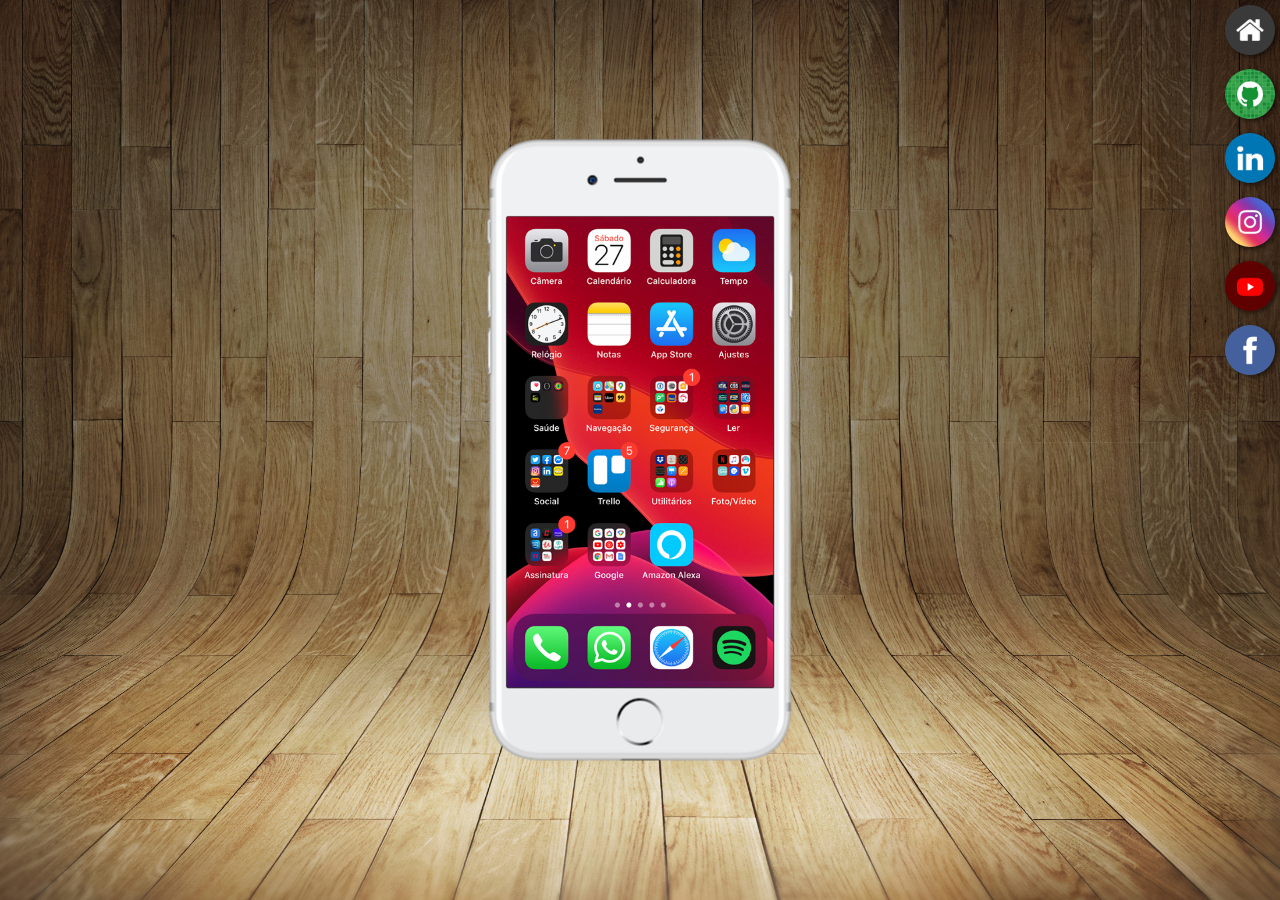
<file: index.html>
<!DOCTYPE html>
<html lang="pt-br">
<head>
    <meta charset="UTF-8">
    <meta http-equiv="X-UA-Compatible" content="IE=edge">
    <meta name="viewport" content="width=device-width, initial-scale=1.0">
    <link rel="shortcut icon" href="favicon.ico" type="image/x-icon">
    <link rel="stylesheet" href="estilos/style.css">
    <title>Projeto Redes Sociais</title>
</head>
<body>
    <main>
        <section id="telefone">
            <iframe src="home.html" name="tela" id="tela" frameborder="0">Seu navegador não é compatível com isso.</iframe>
        </section>
        <section id="redes-sociais">
            <a href="home.html" target="tela"><img src="imagens/logo-home.jpg" alt="Home"></a> <br>
            <a href="github.html" target="tela"><img src="imagens/logo-github.jpg" alt="GitHub"></a> <br>
            <a href="linkedin.html" target="tela"><img src="imagens/logo-linkedin-square.jpg" alt="Linkedin"></a> <br>
            <a href="instagram.html" target="tela"><img src="imagens/logo-instagram.jpg" alt="Instagram"></a> <br>
            <a href="youtube.html" target="tela"><img src="imagens/logo-youtube.jpg" alt="Youtube"></a> <br>
            <a href="facebook.html" target="tela"><img src="imagens/logo-facebook.jpg" alt="Facebook"></a>             
        </section>
    </main>
</body>
</html>
</file>
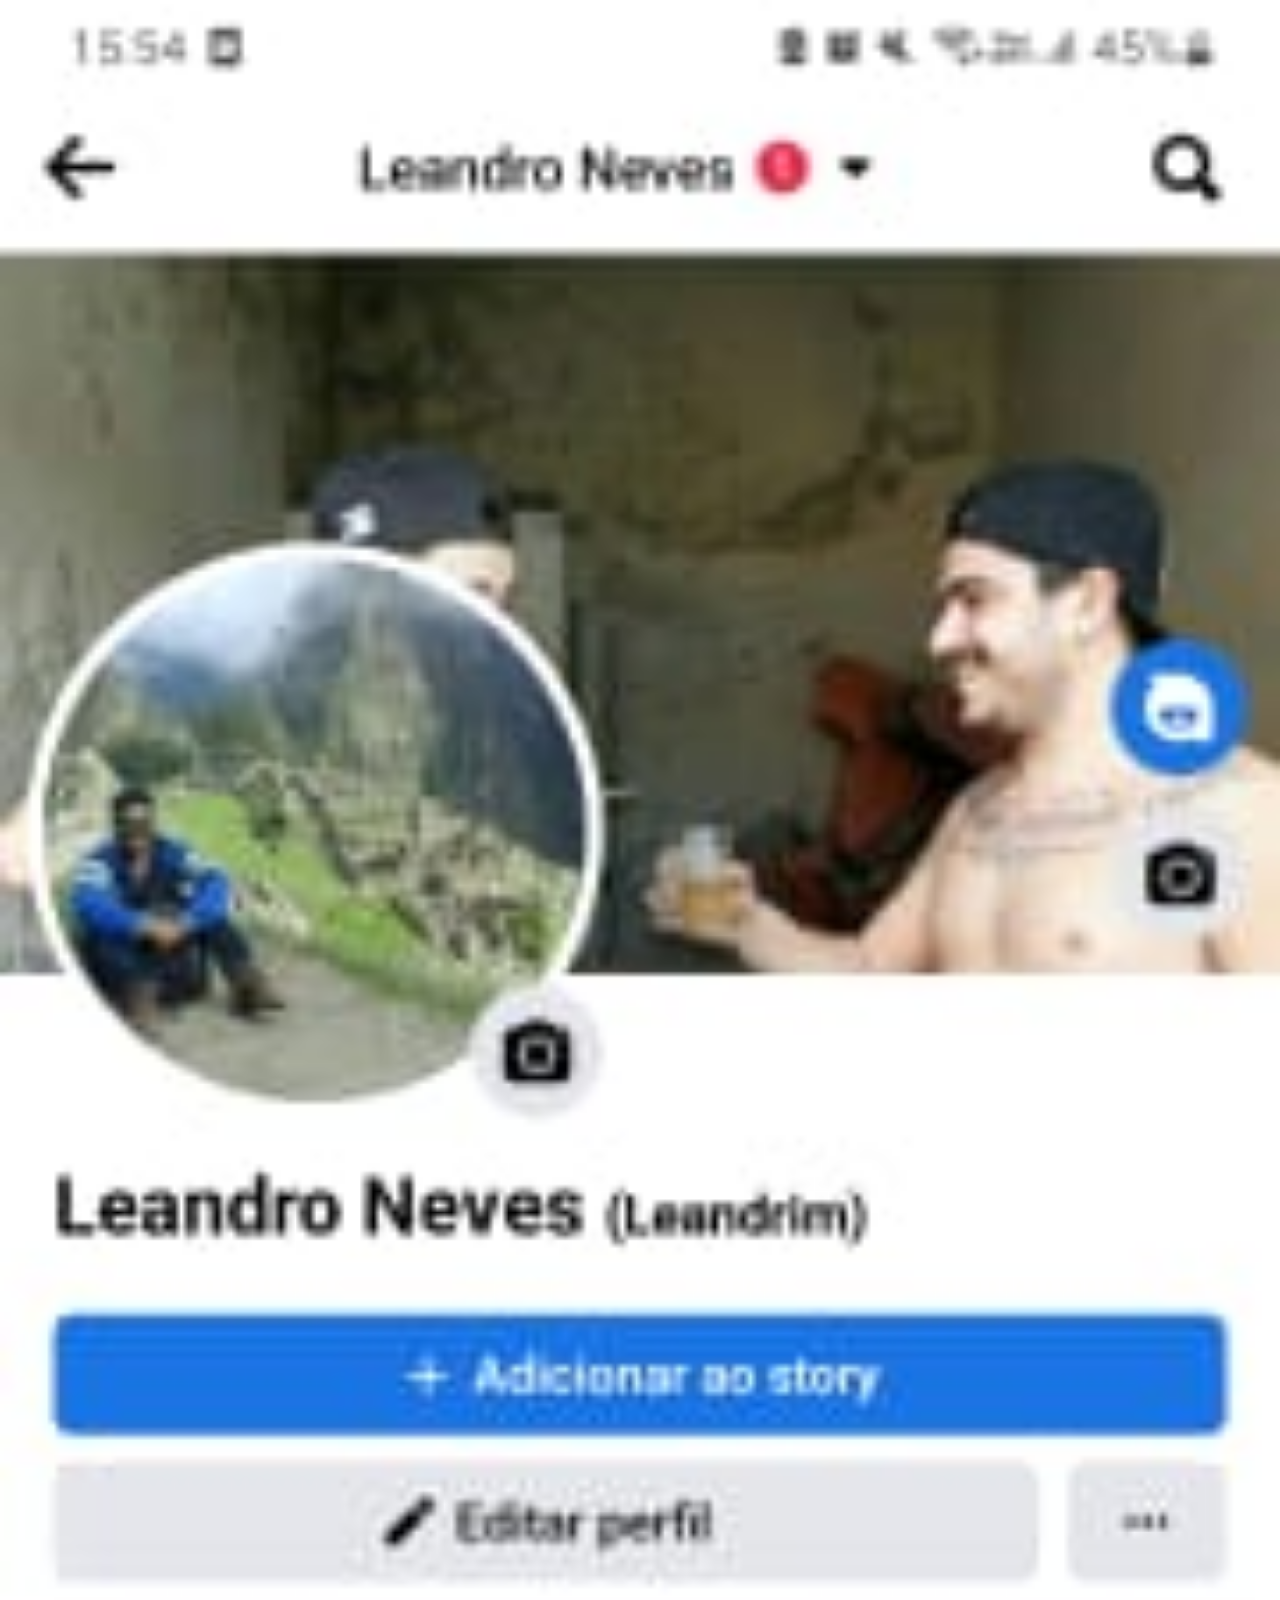
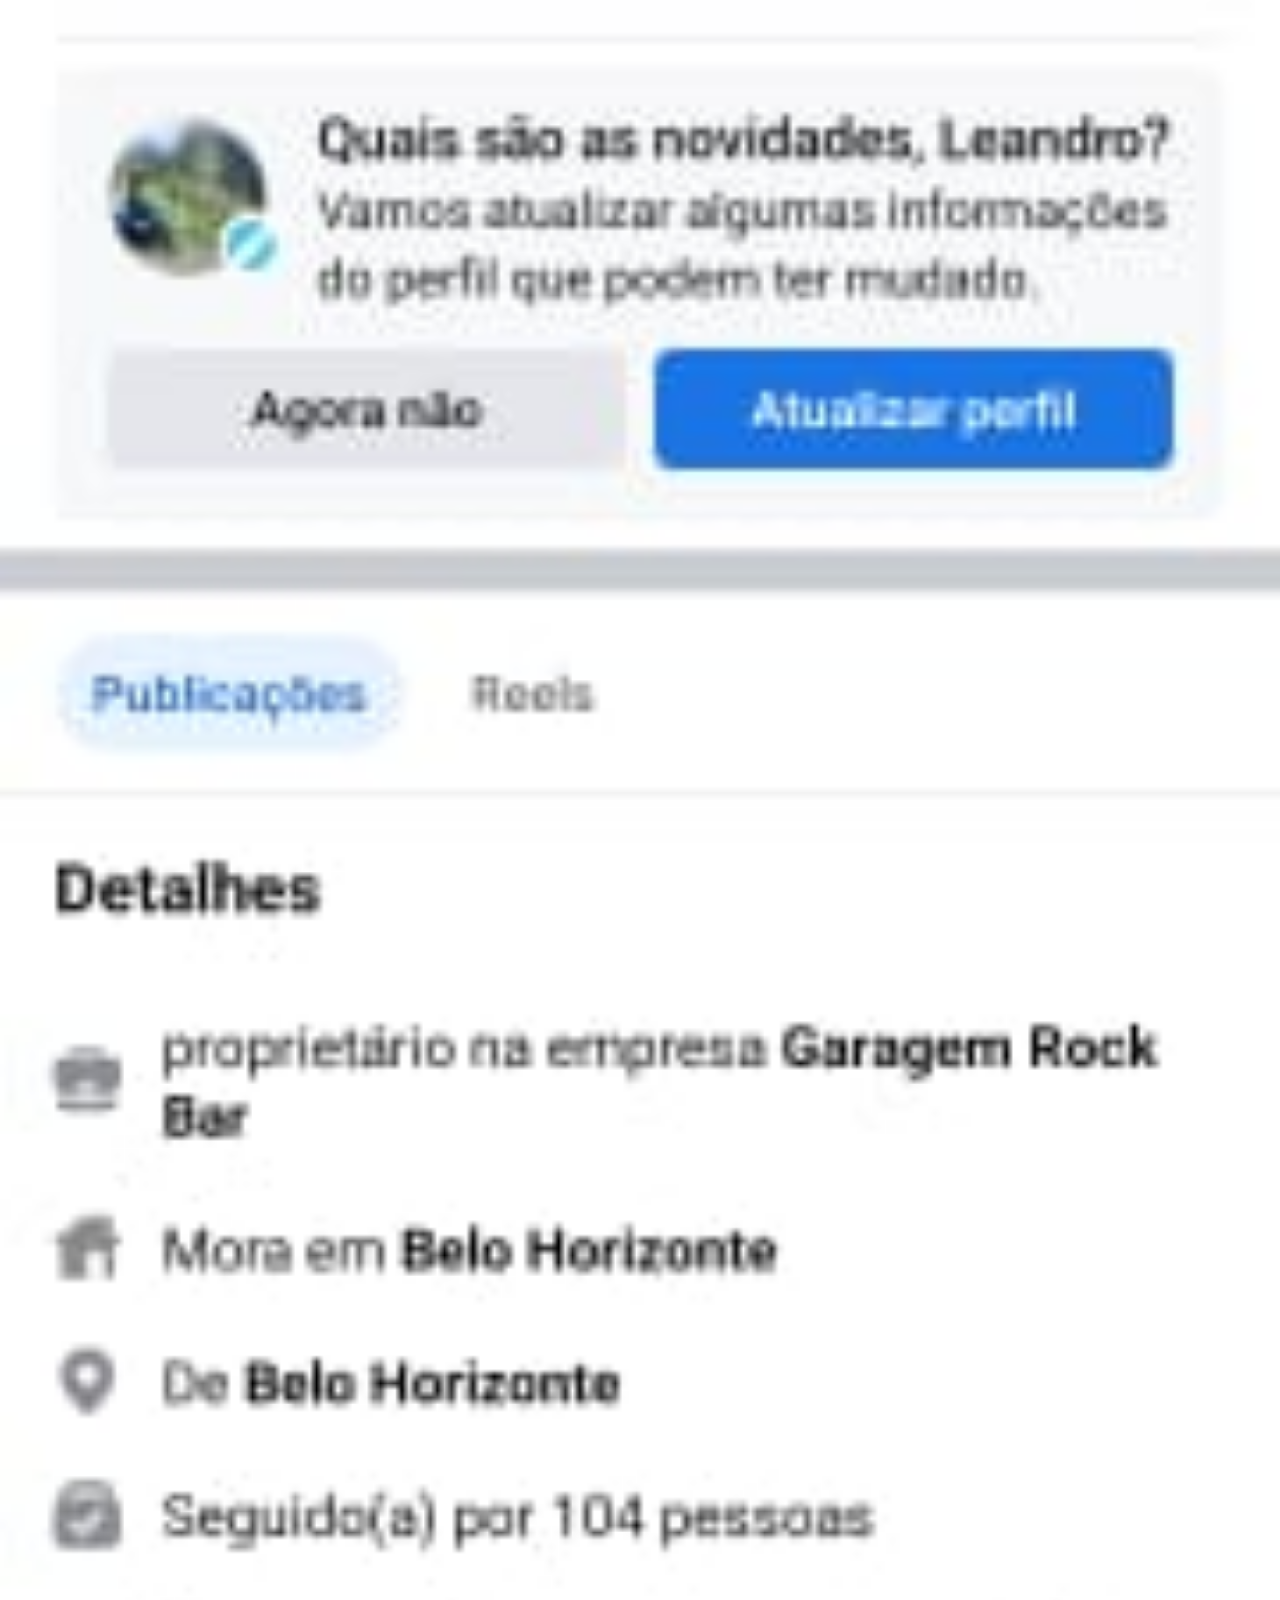
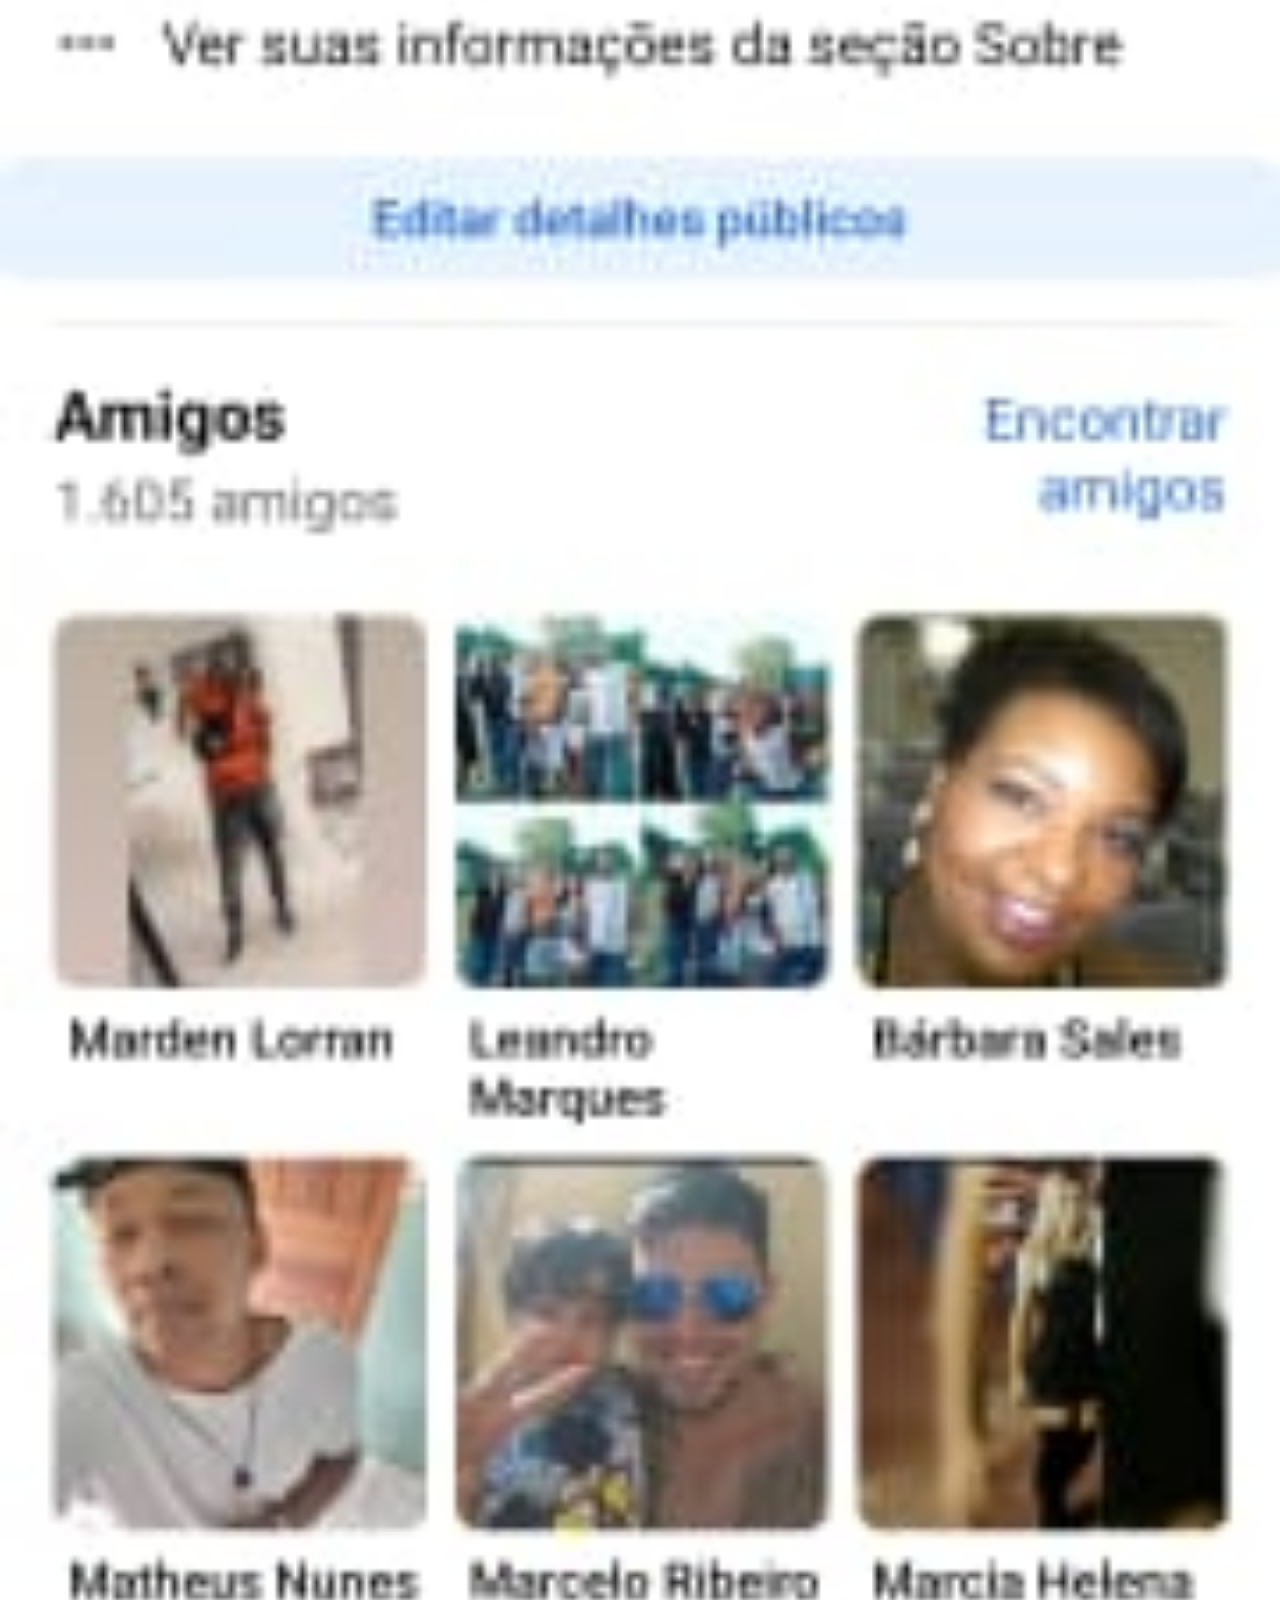
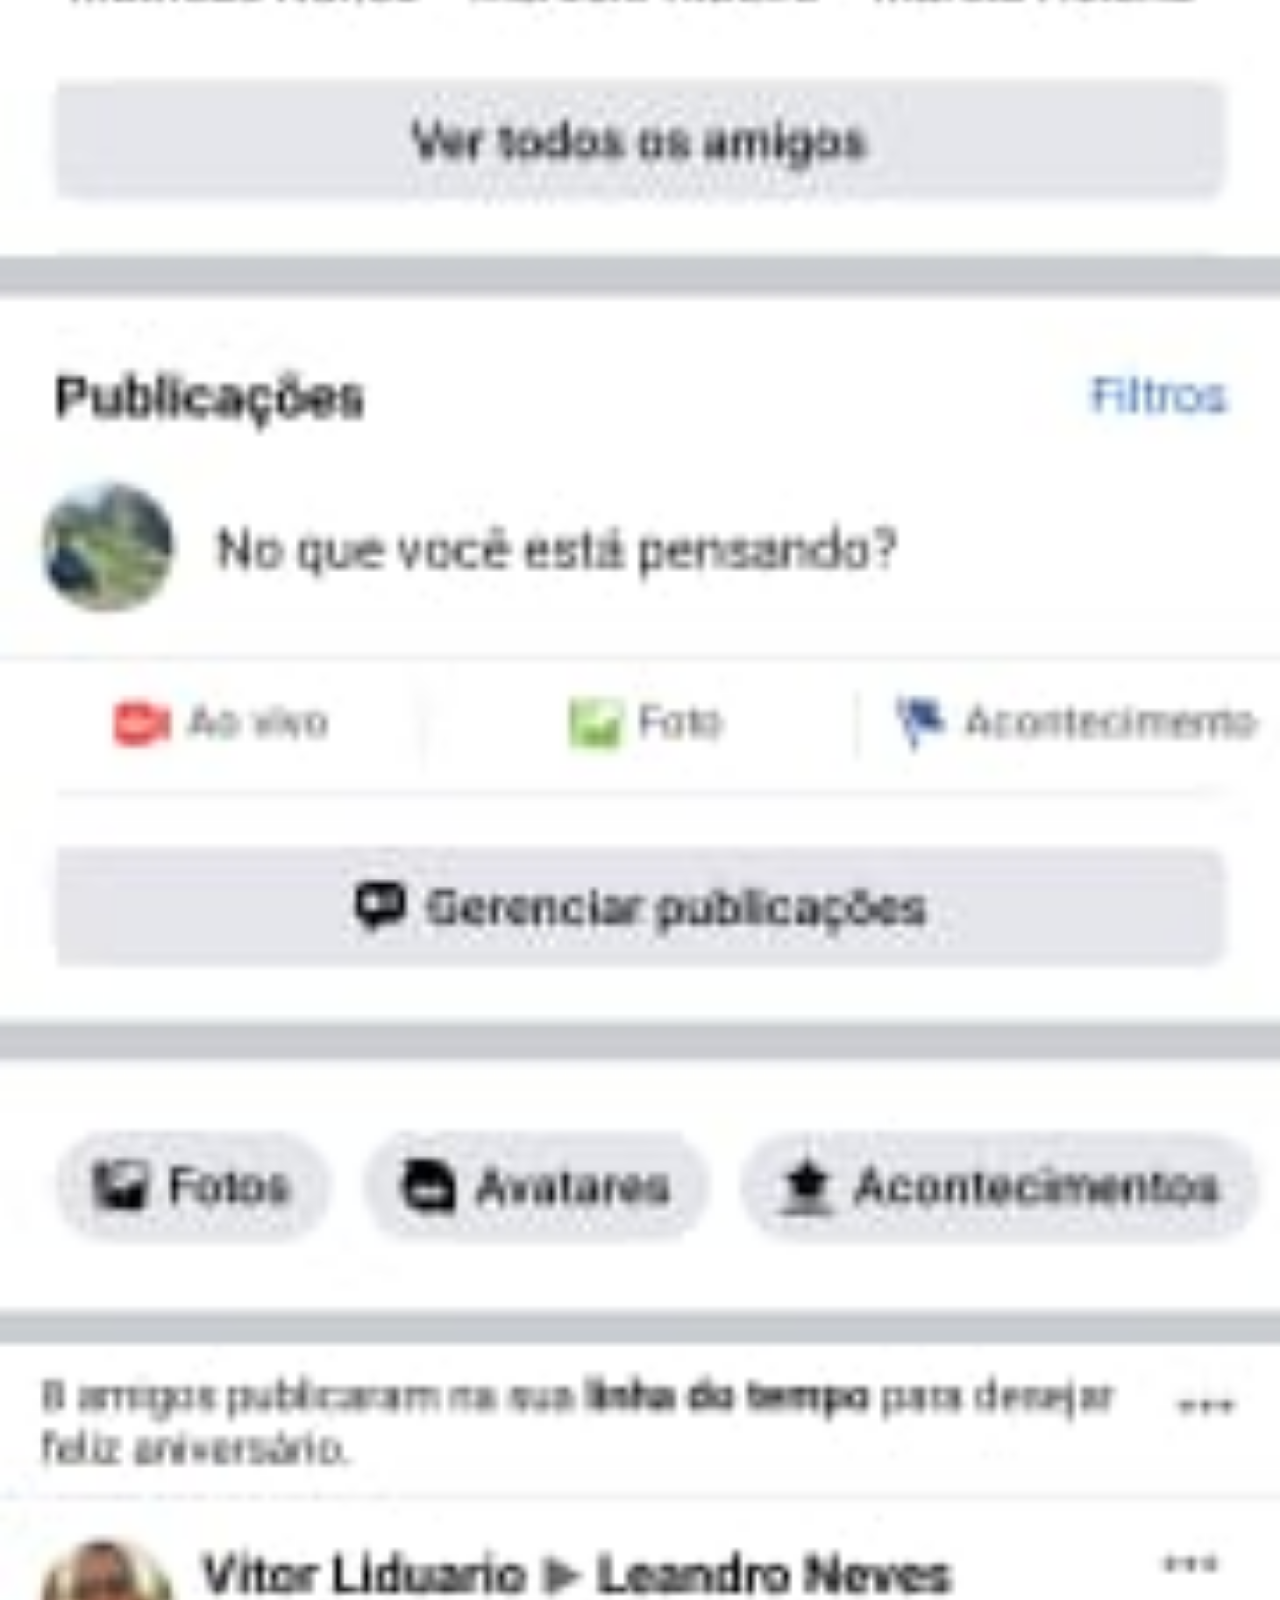
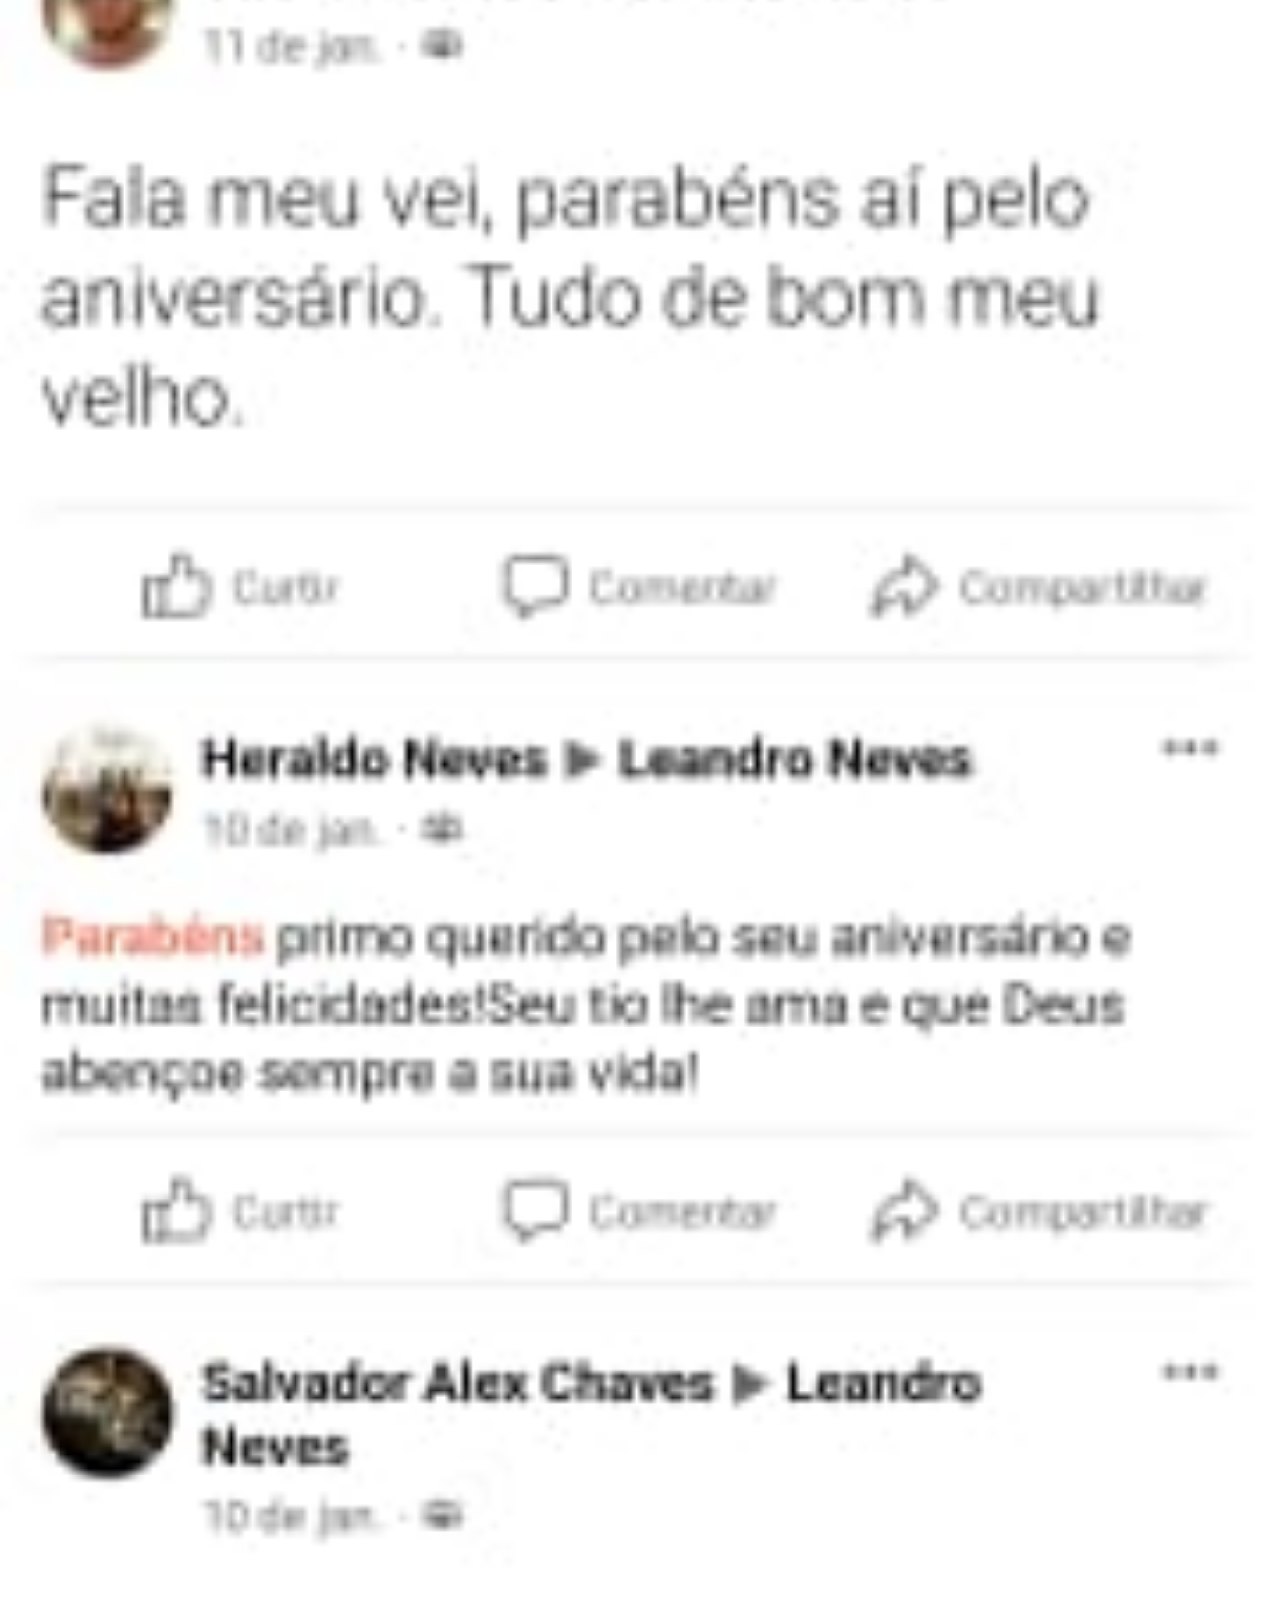
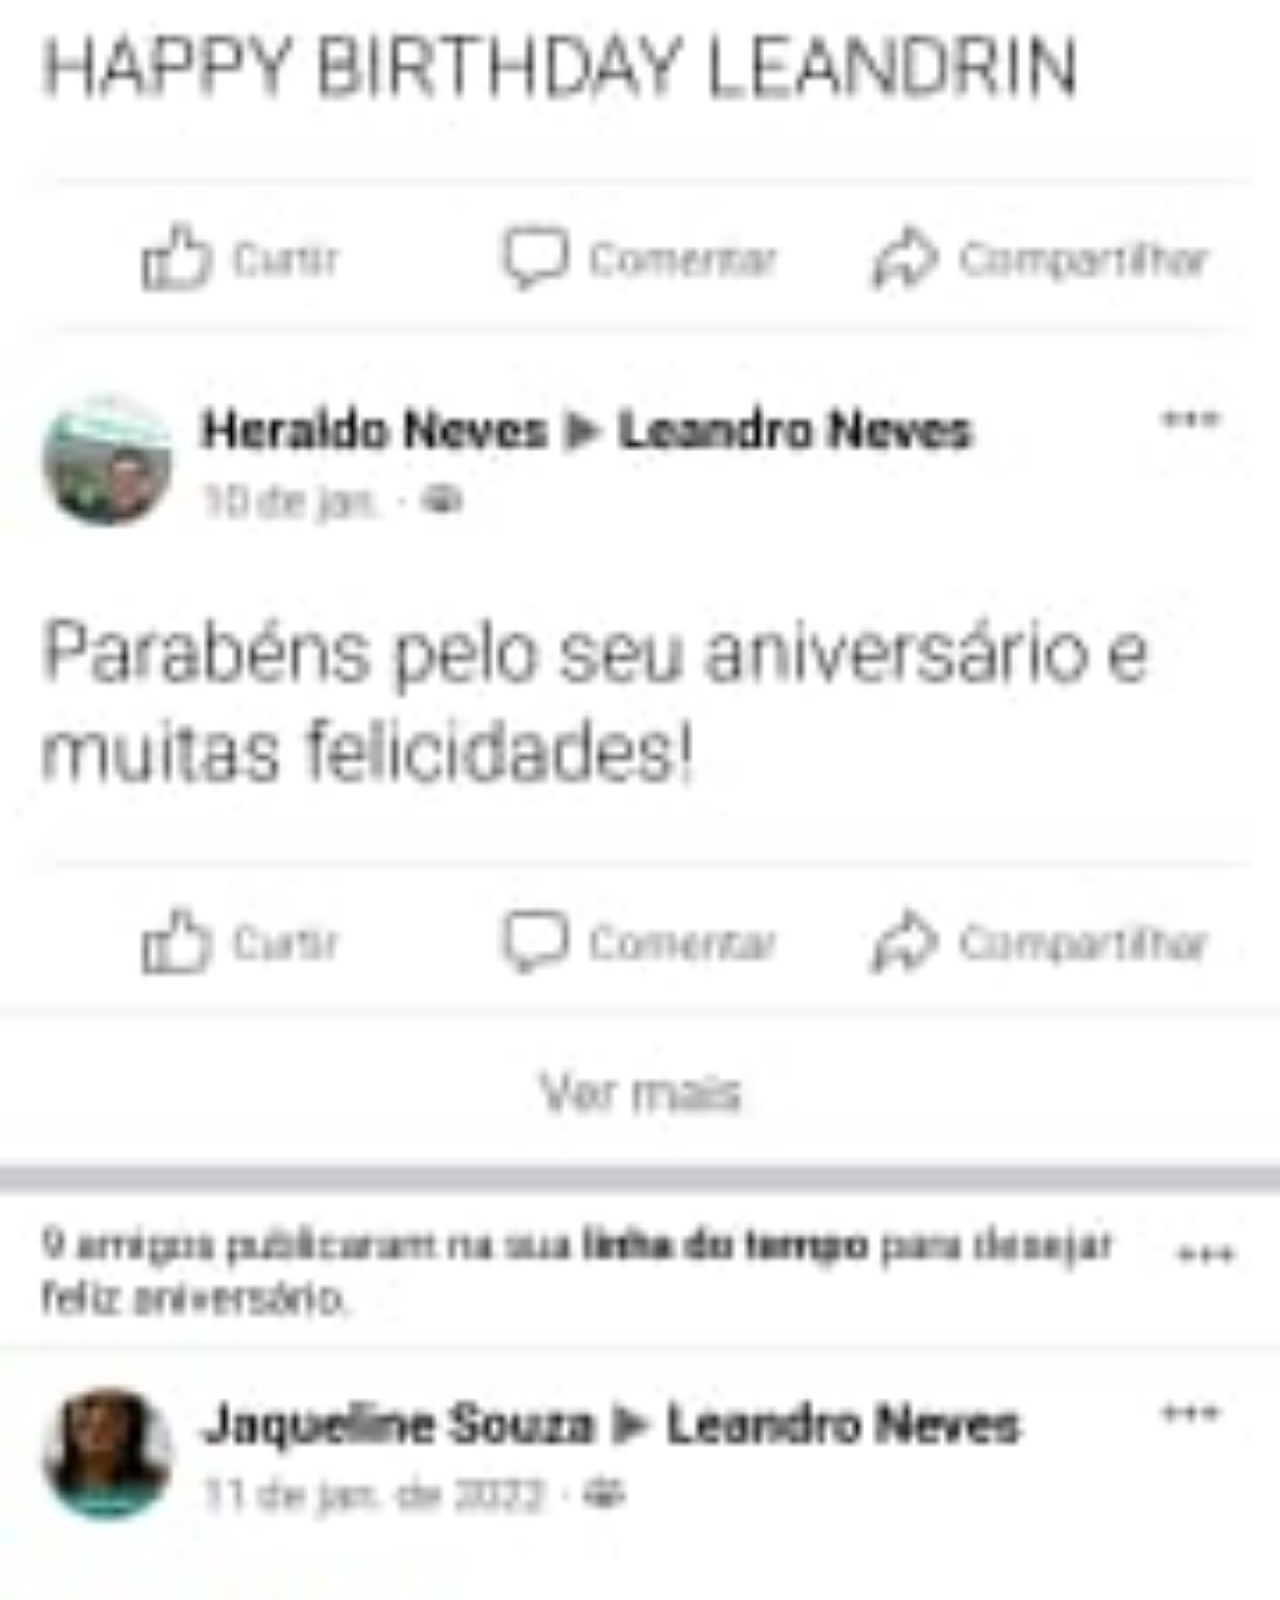
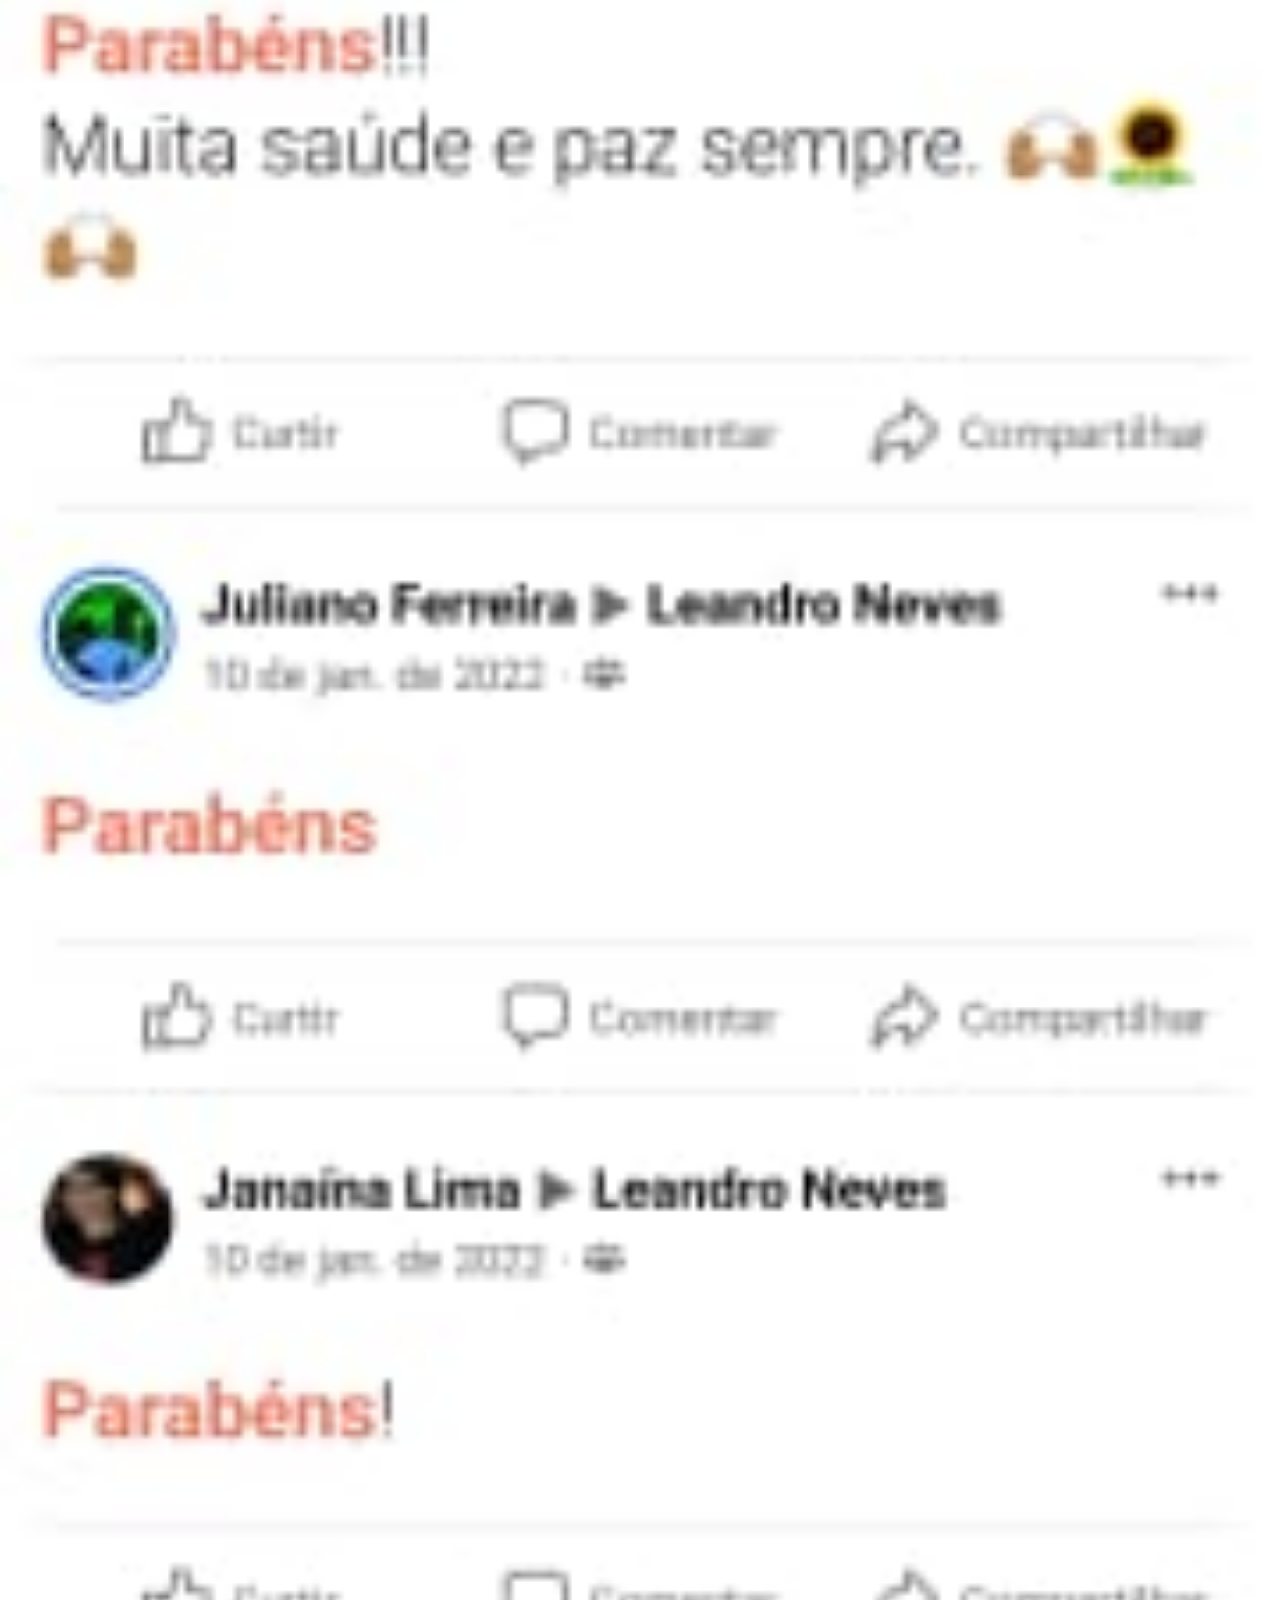
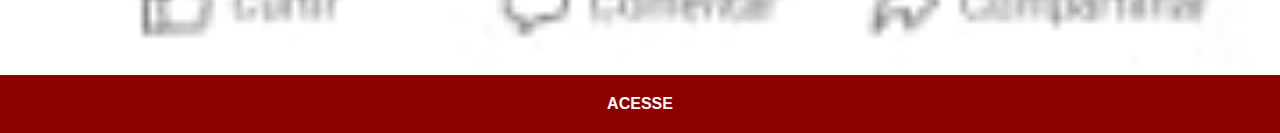
<file: facebook.html>
<!DOCTYPE html>
<html lang="pt-br">
<head>
    <meta charset="UTF-8">
    <meta http-equiv="X-UA-Compatible" content="IE=edge">
    <meta name="viewport" content="width=device-width, initial-scale=1.0">
    <title>Facebook</title>
    <link rel="stylesheet" href="estilos/social.css">
</head>
<body>
    <img src="imagens/tttela-facebook.jpg" alt="Facebook">
    <a href="https://pt-br.facebook.com/">ACESSE</a>
</body>
</html>
</file>
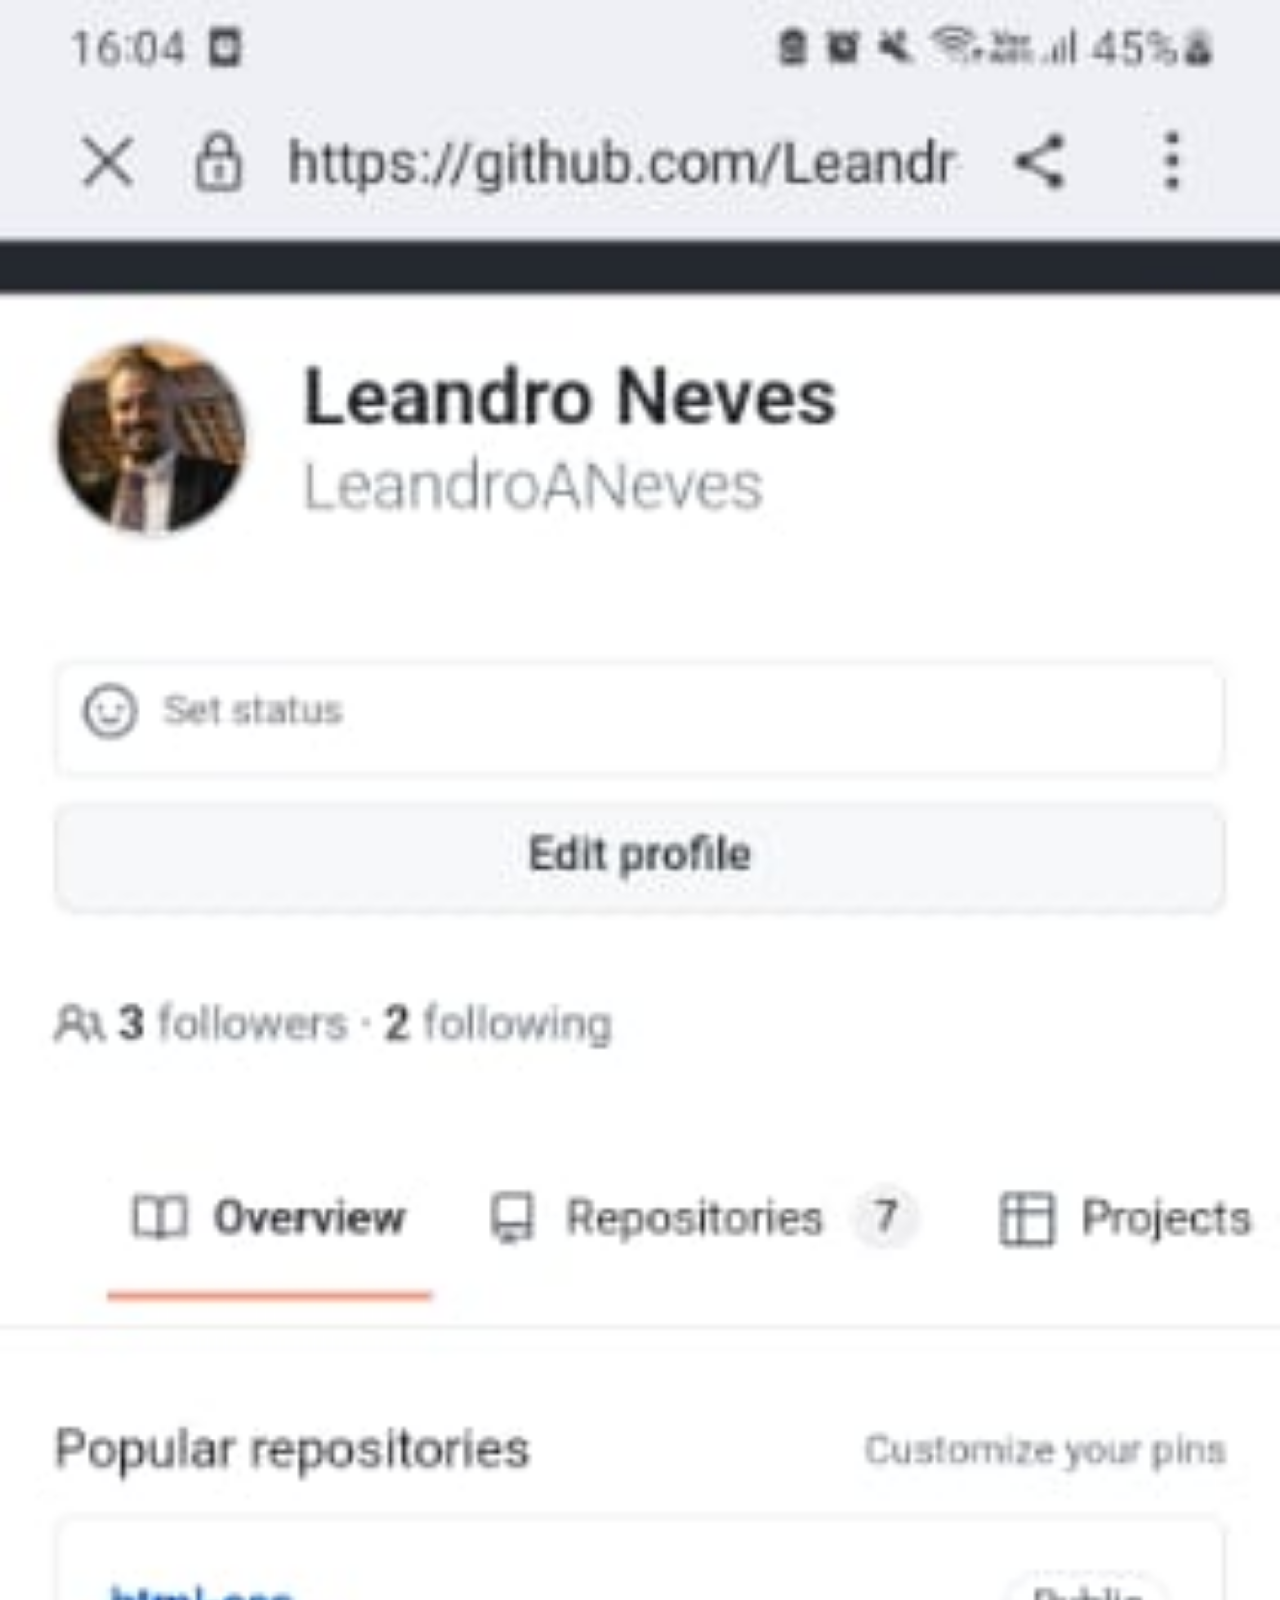
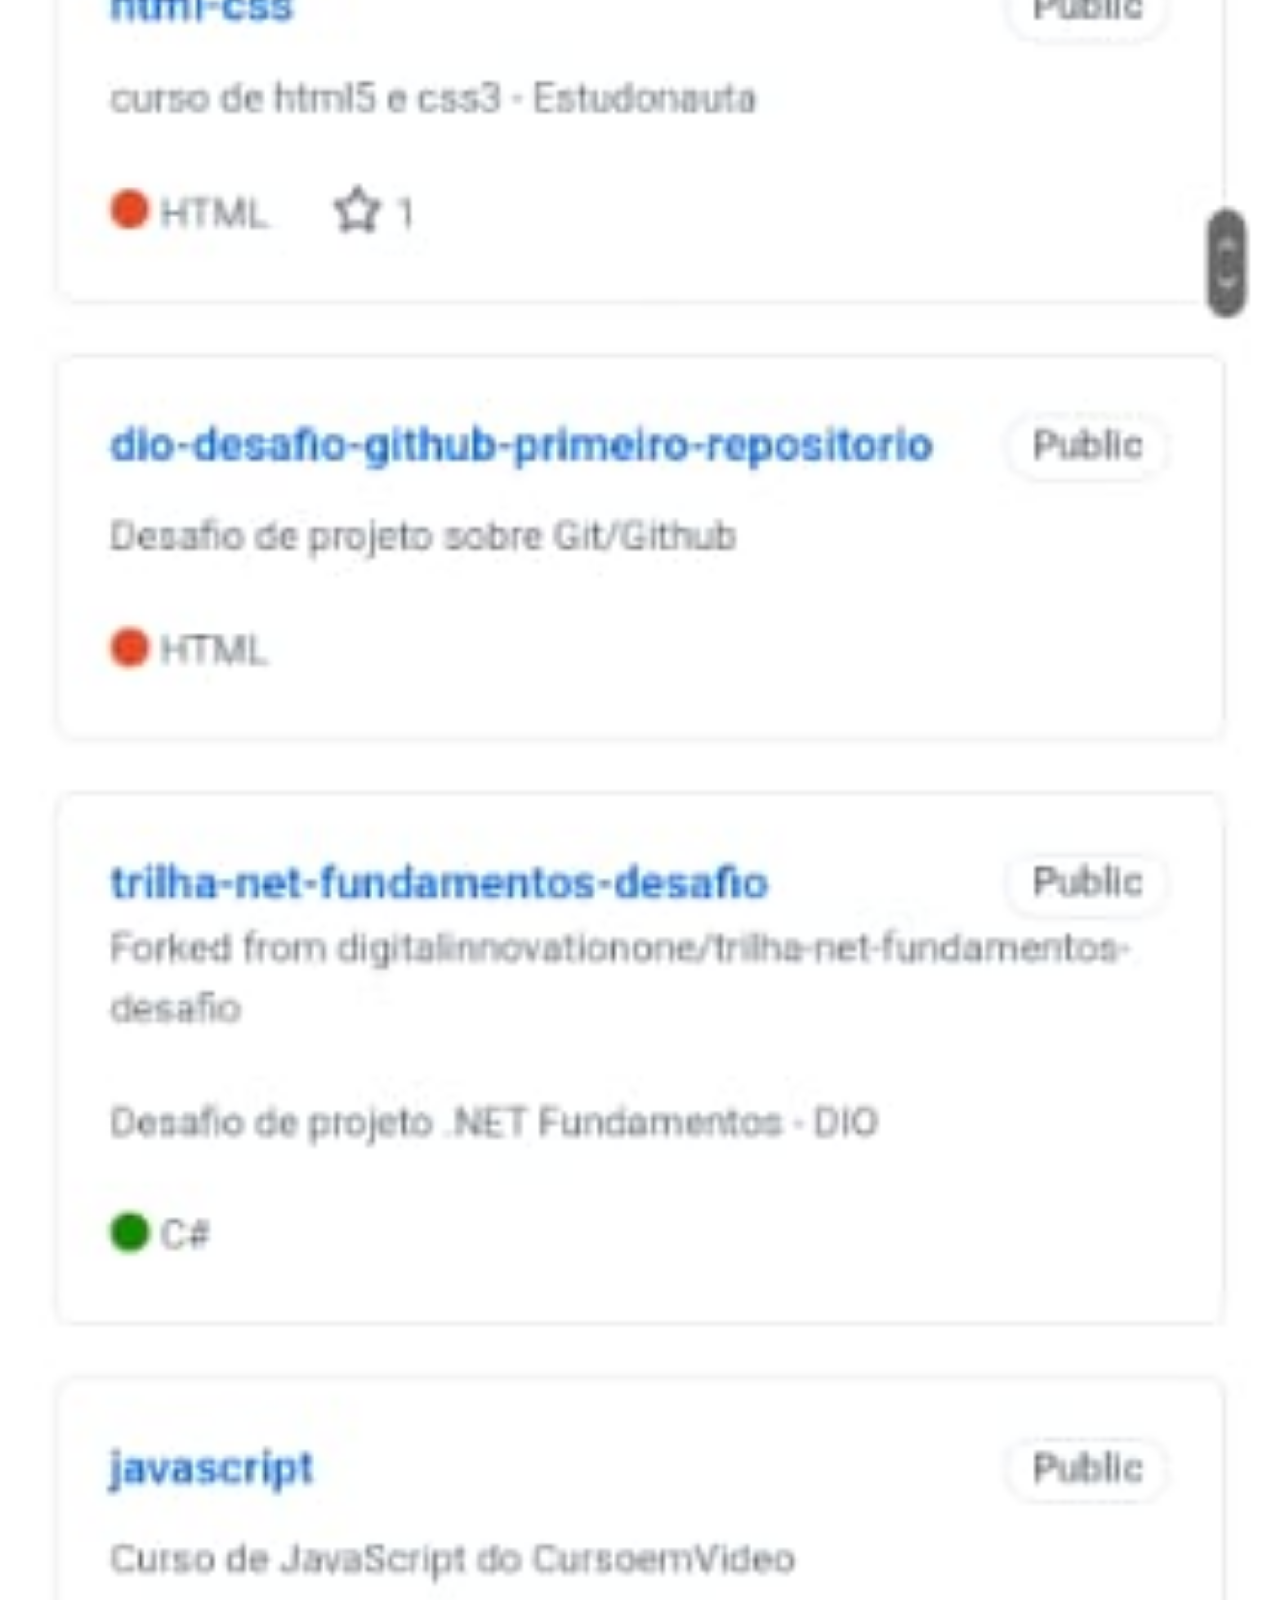
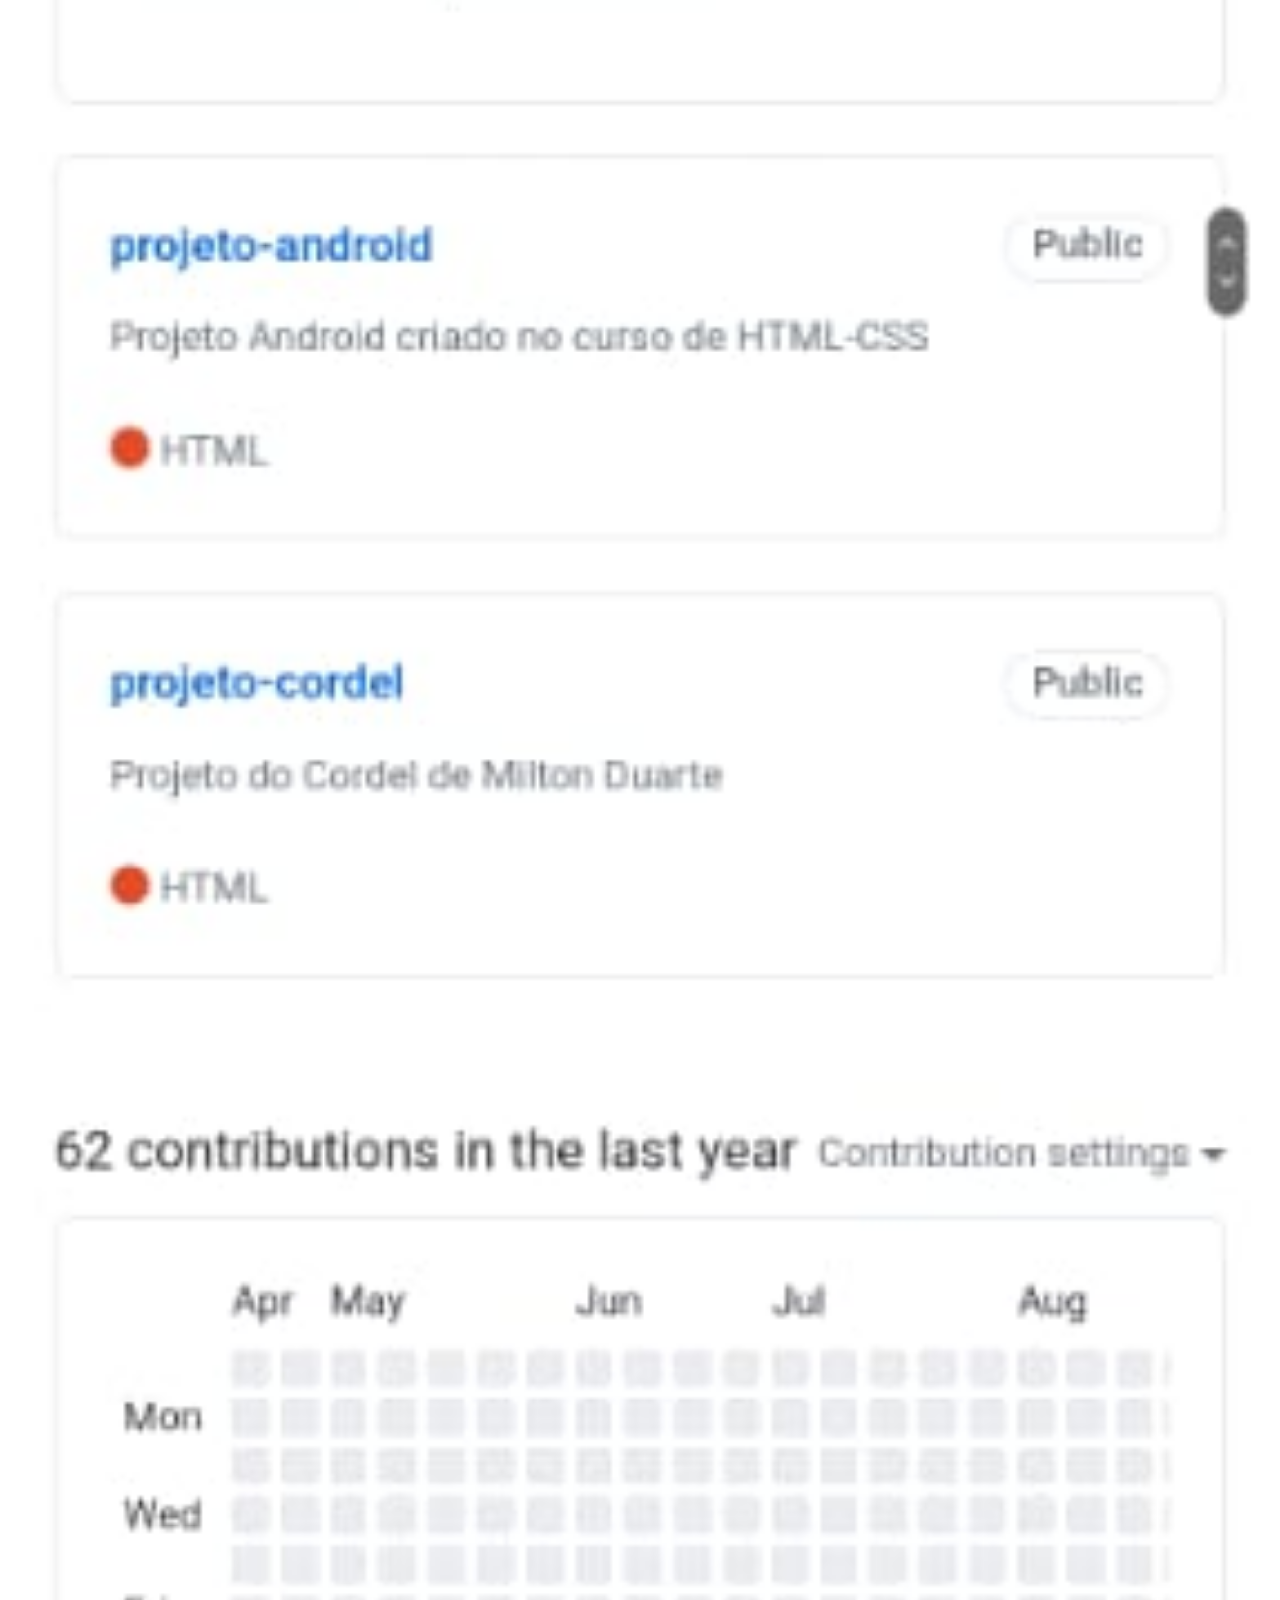
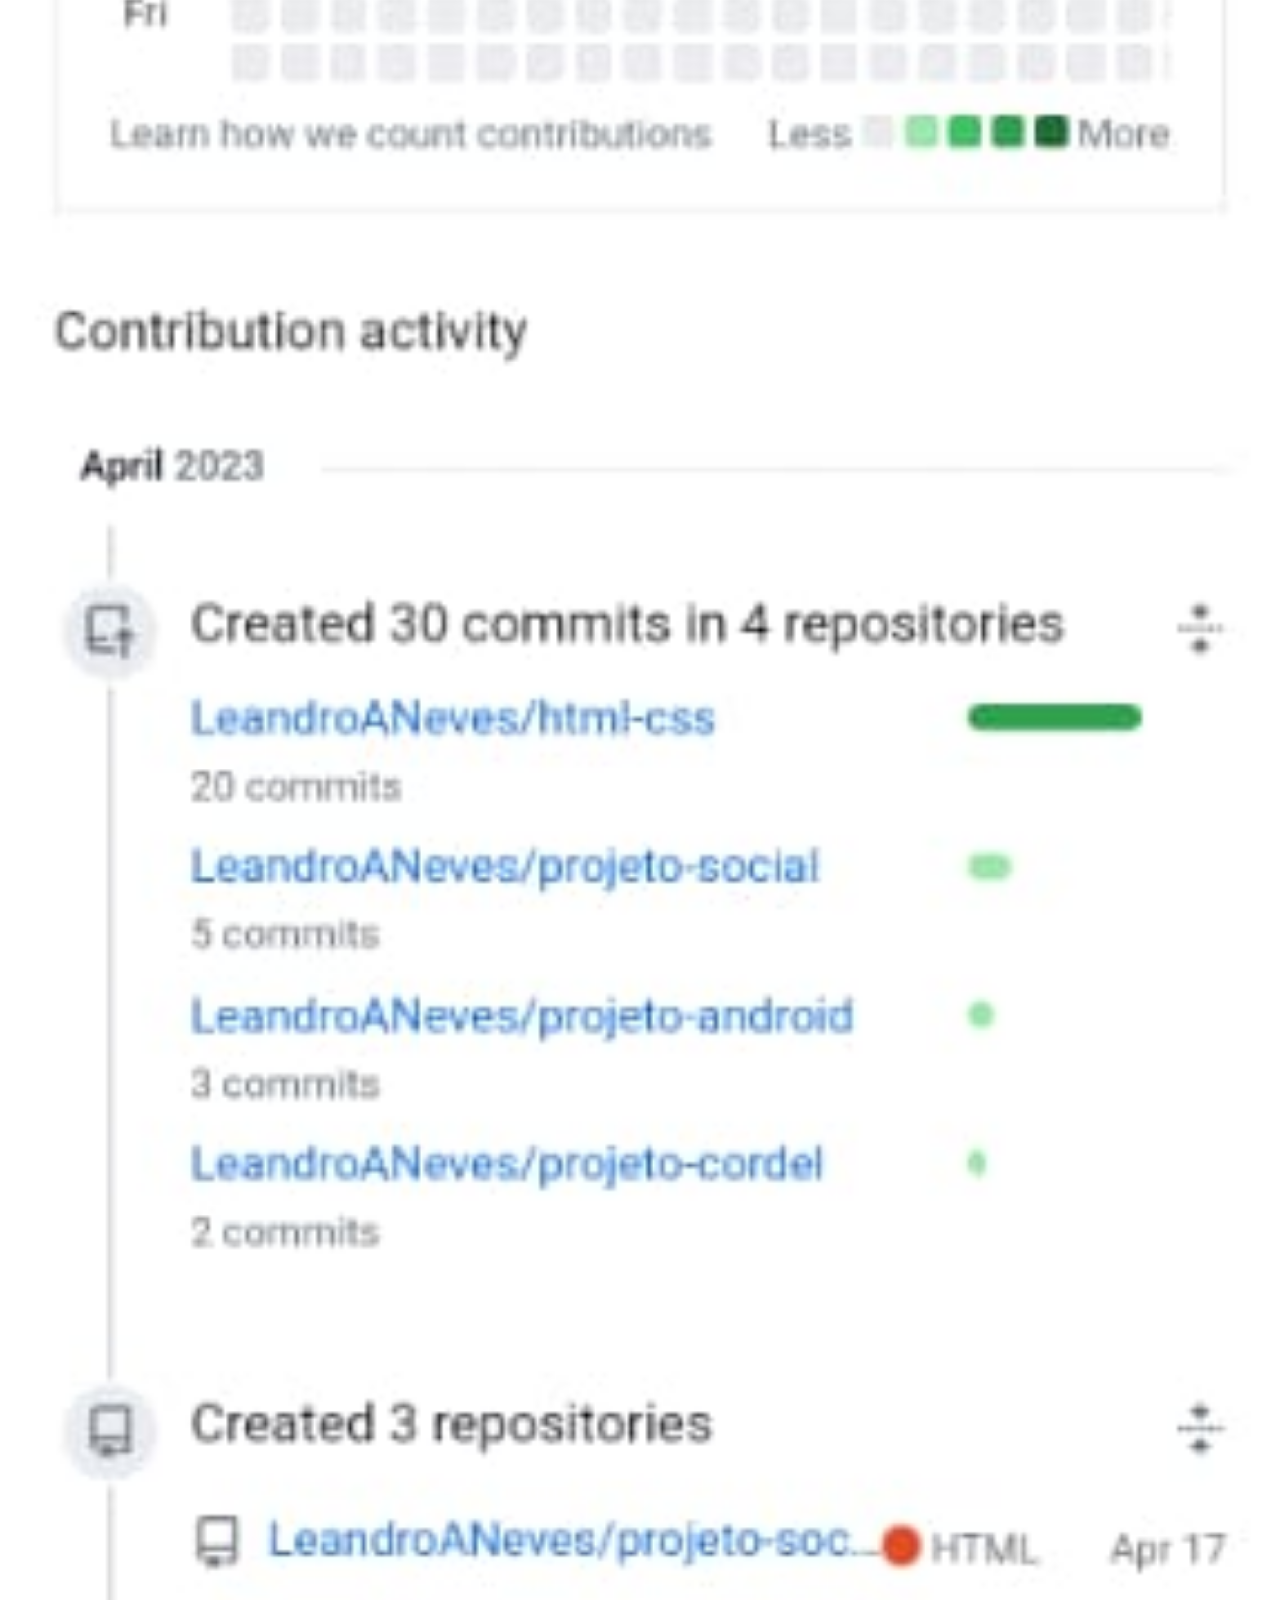
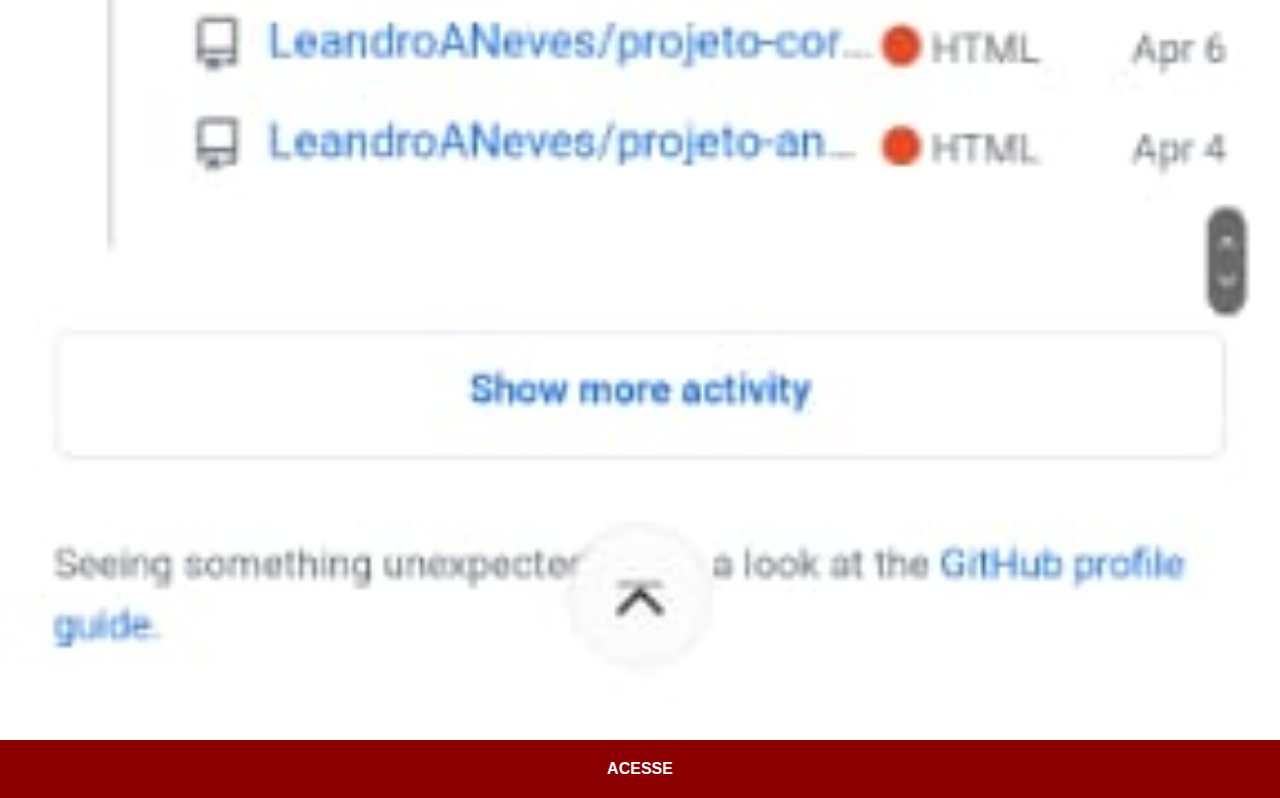
<file: github.html>
<!DOCTYPE html>
<html lang="pt-br">
<head>
    <meta charset="UTF-8">
    <meta http-equiv="X-UA-Compatible" content="IE=edge">
    <meta name="viewport" content="width=device-width, initial-scale=1.0">
    <title>GitHub</title>
    <link rel="stylesheet" href="estilos/social.css">
</head>
<body>
    <img src="imagens/tttela-github.jpg" alt="GitHub">
    <a href="https://github.com/LeandroANeves" target="_blank">ACESSE</a>
</body>
</html>
</file>
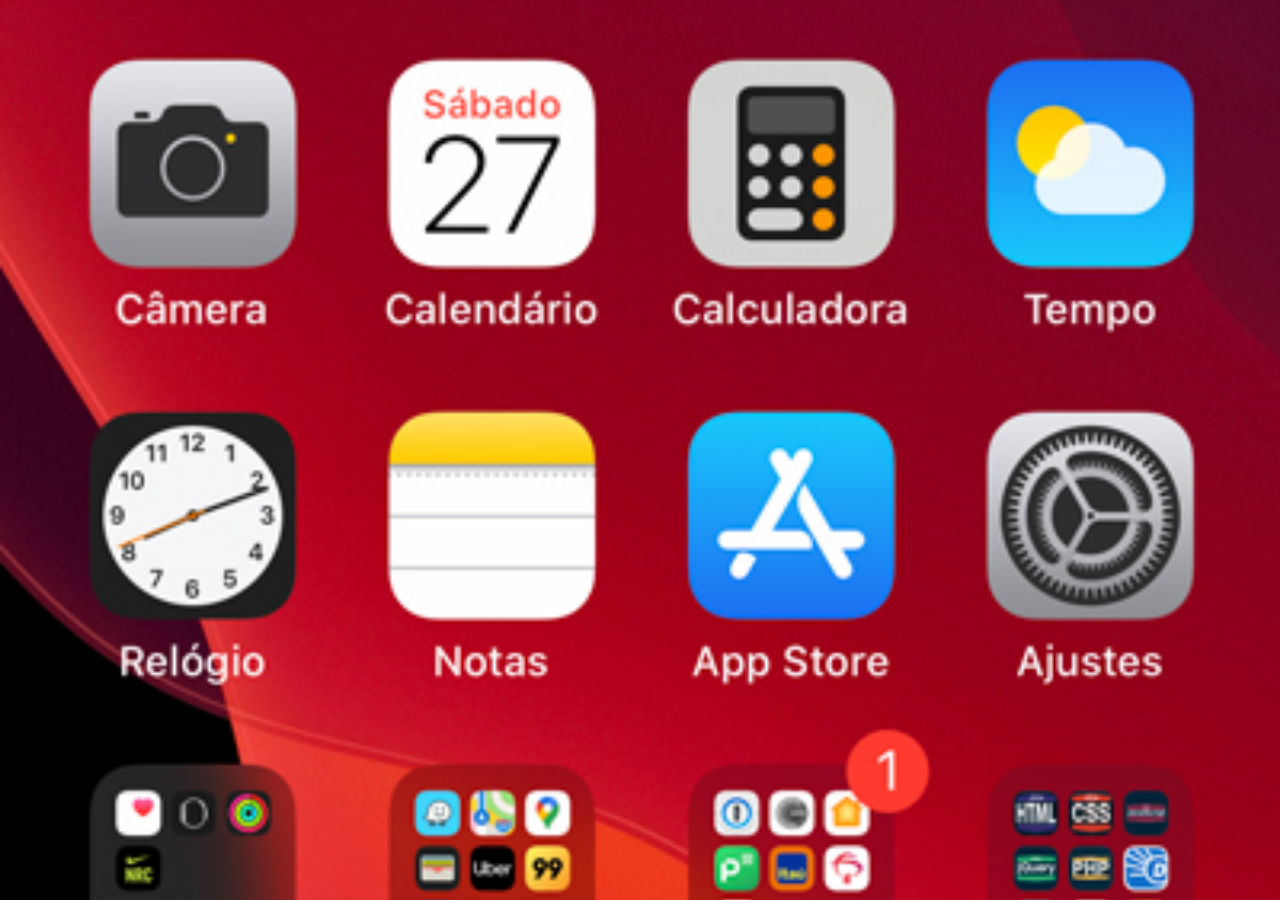
<file: home.html>
<!DOCTYPE html>
<html lang="pt-br">
<head>
    <meta charset="UTF-8">
    <meta http-equiv="X-UA-Compatible" content="IE=edge">
    <meta name="viewport" content="width=device-width, initial-scale=1.0">
    <title>Home</title>
</head>
<style>
    * {
        margin: 0px;
        padding: 0px;
    }
    body {
        height: 100vh;
        width: 100vw;
        background: black url('imagens/tela-home.jpg') no-repeat top center;
        background-size: cover;
    }
</style>
<body>
    
</body>
</html>
</file>
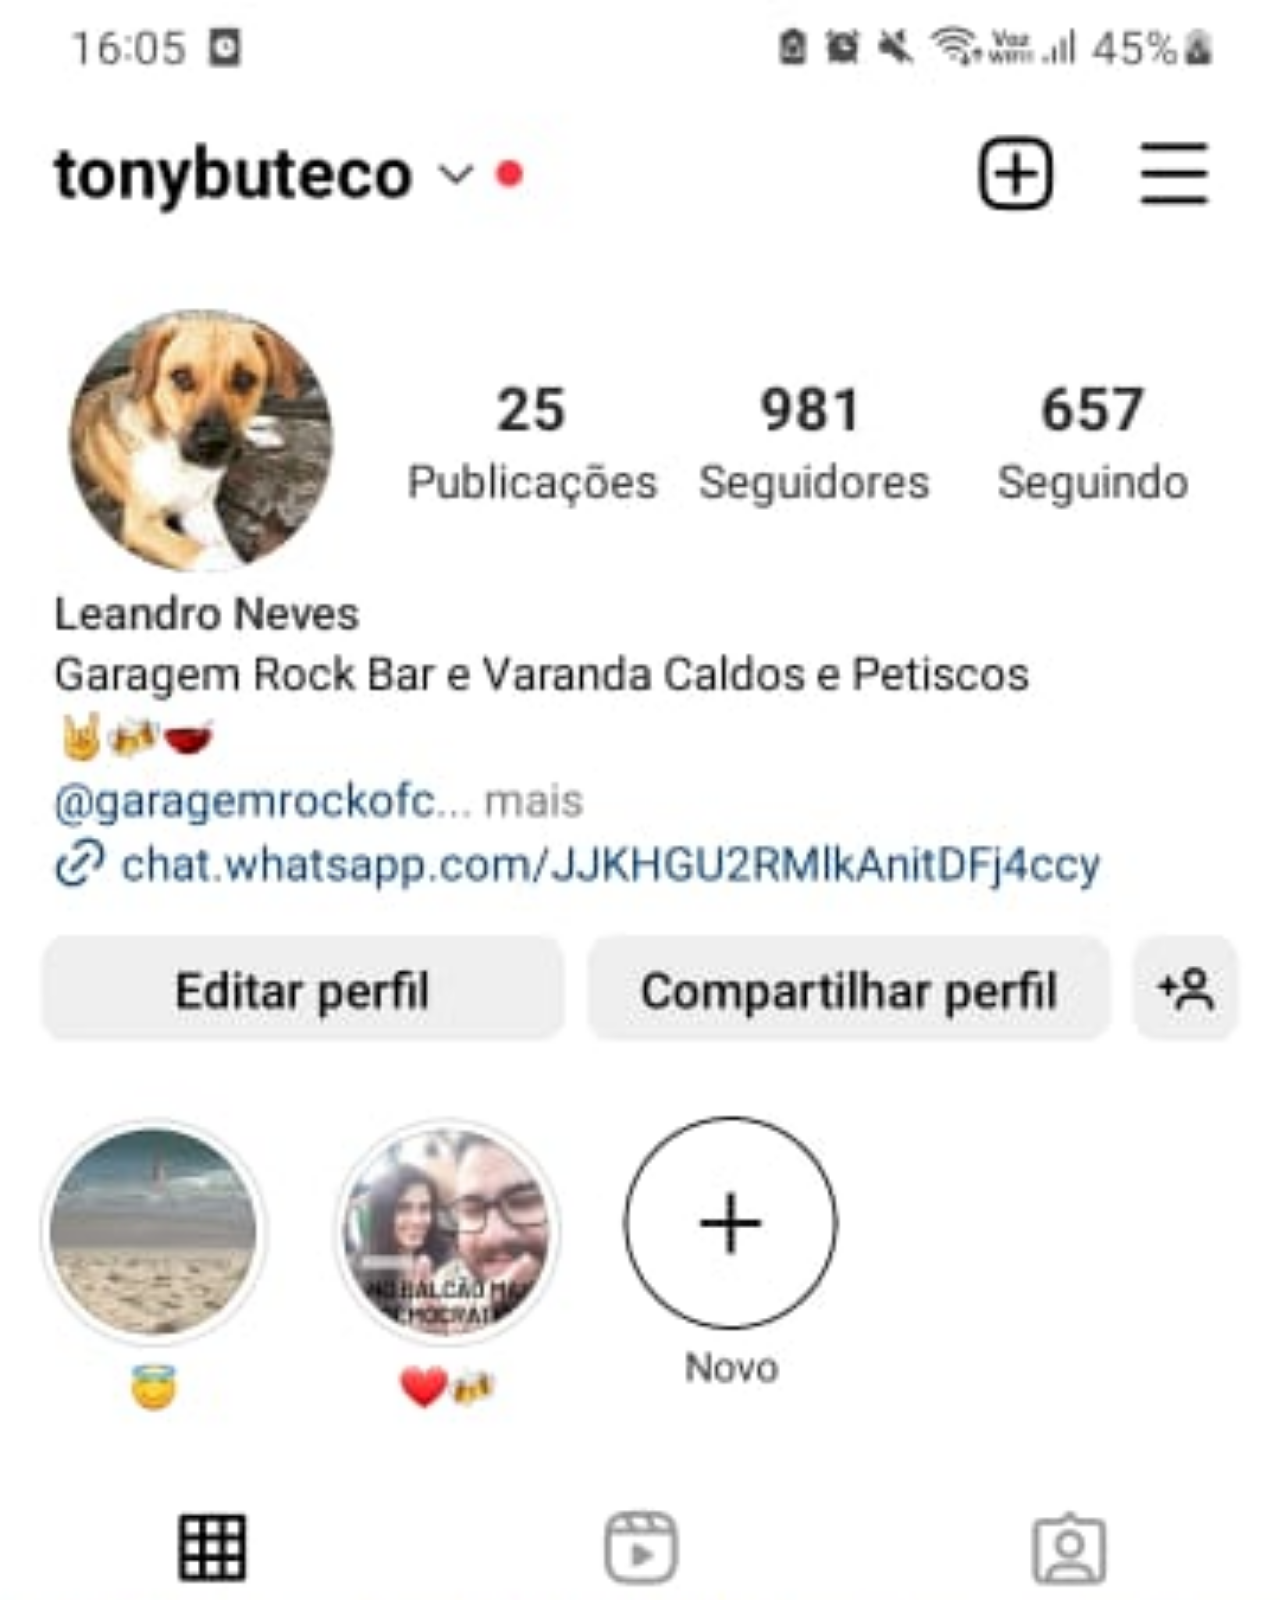
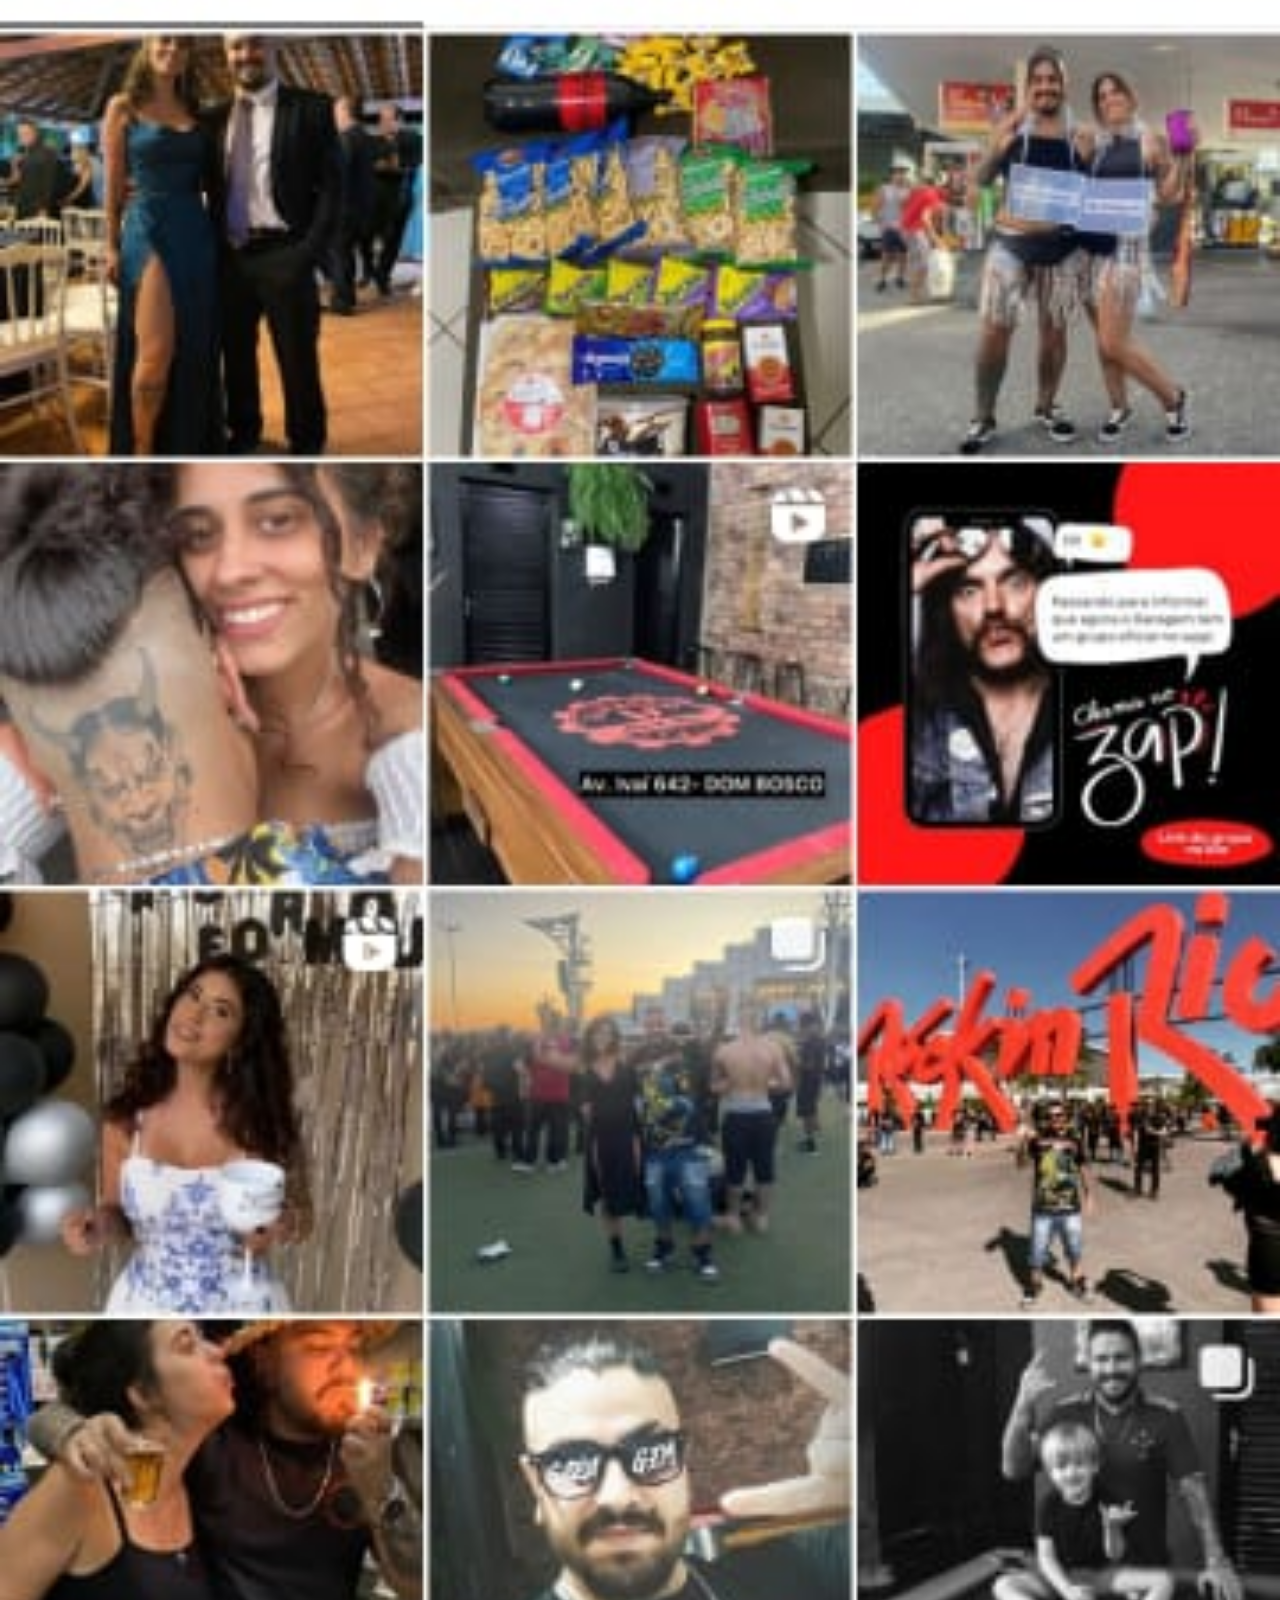
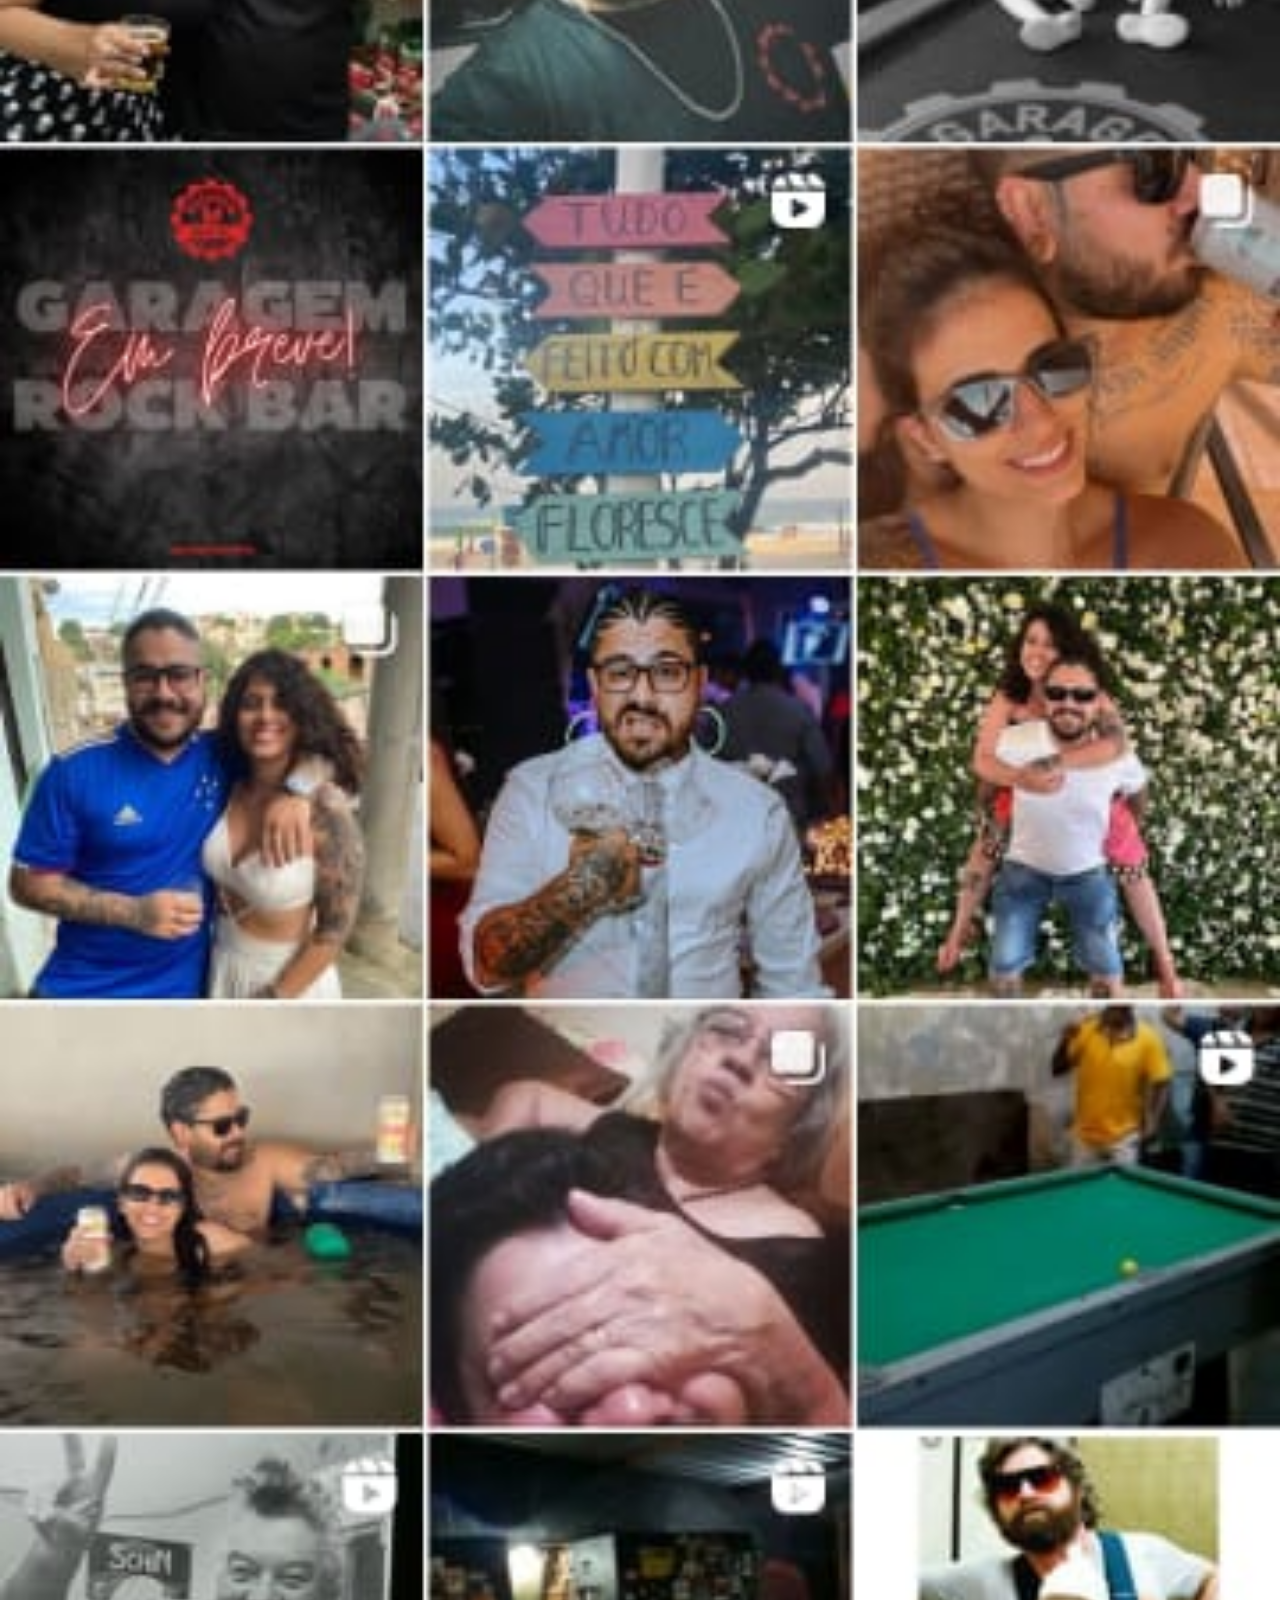
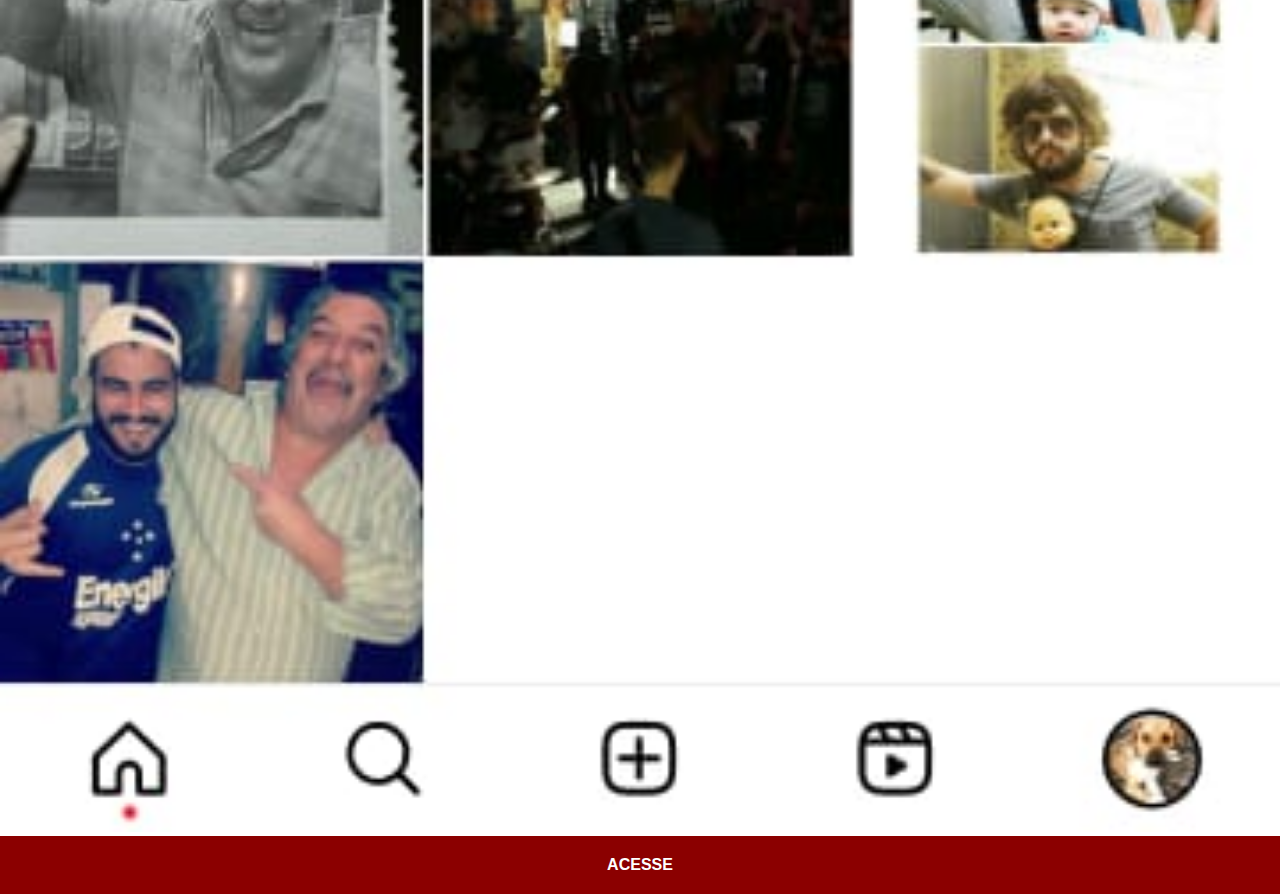
<file: instagram.html>
<!DOCTYPE html>
<html lang="pt-br">
<head>
    <meta charset="UTF-8">
    <meta http-equiv="X-UA-Compatible" content="IE=edge">
    <meta name="viewport" content="width=device-width, initial-scale=1.0">
    <title>Instagram</title>
    <link rel="stylesheet" href="estilos/social.css">
</head>
<body>
    <img src="imagens/tttela-instagram.jpg" alt="Instagram">
    <a href="https://www.instagram.com/tonybuteco/" target="_blank">ACESSE</a>
</body>
</html>
</file>
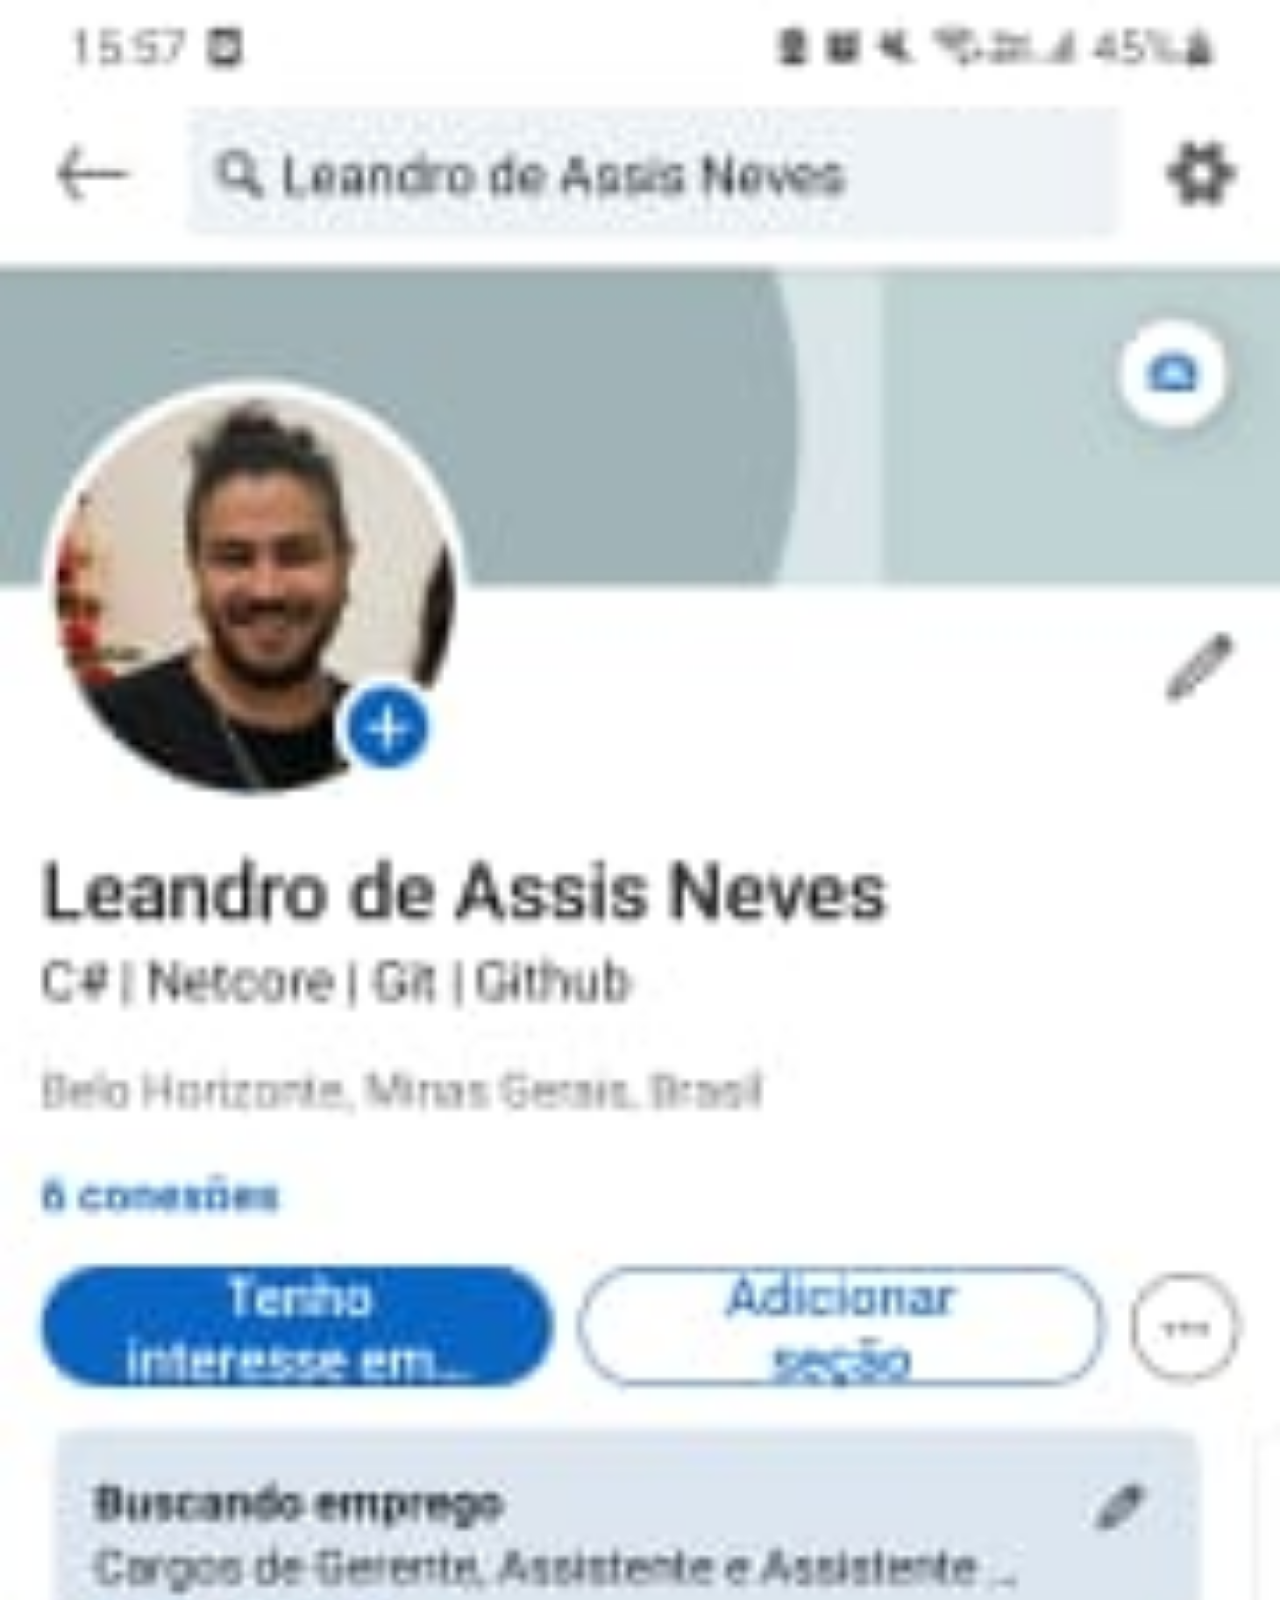
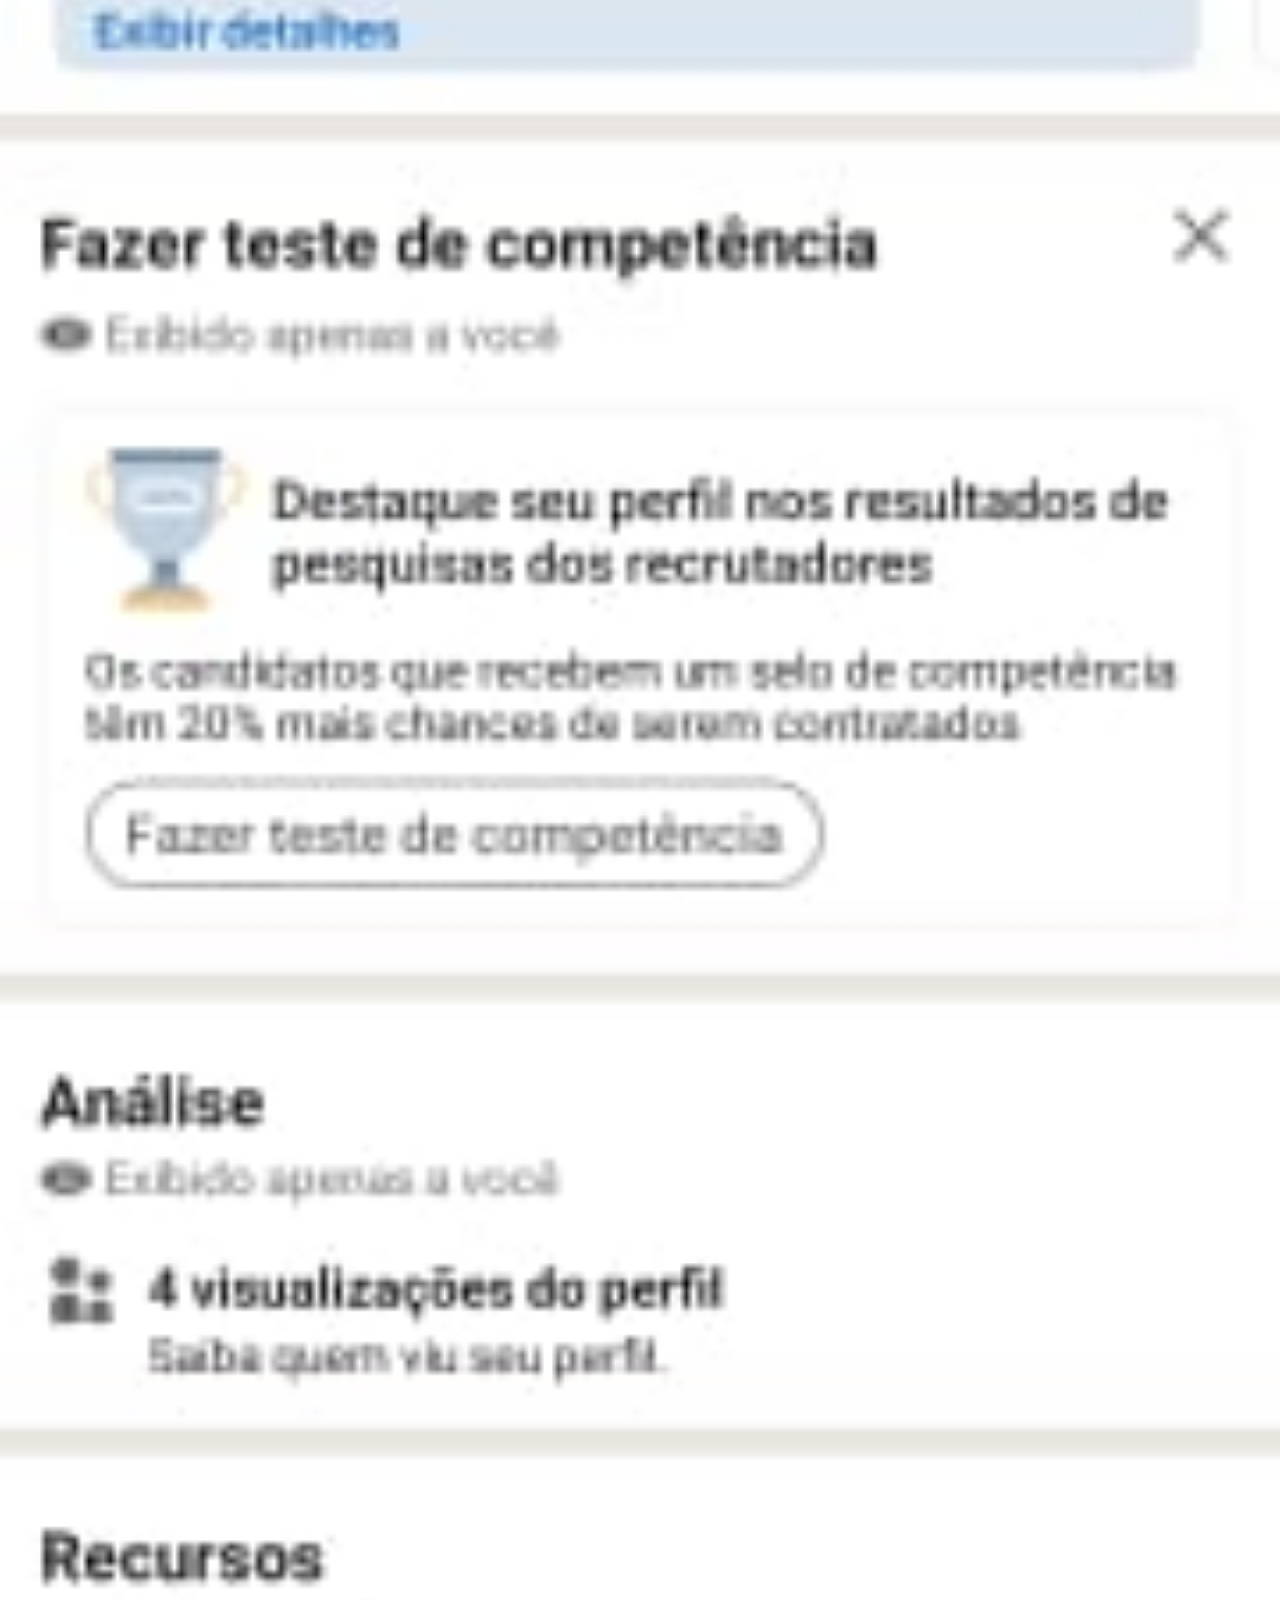
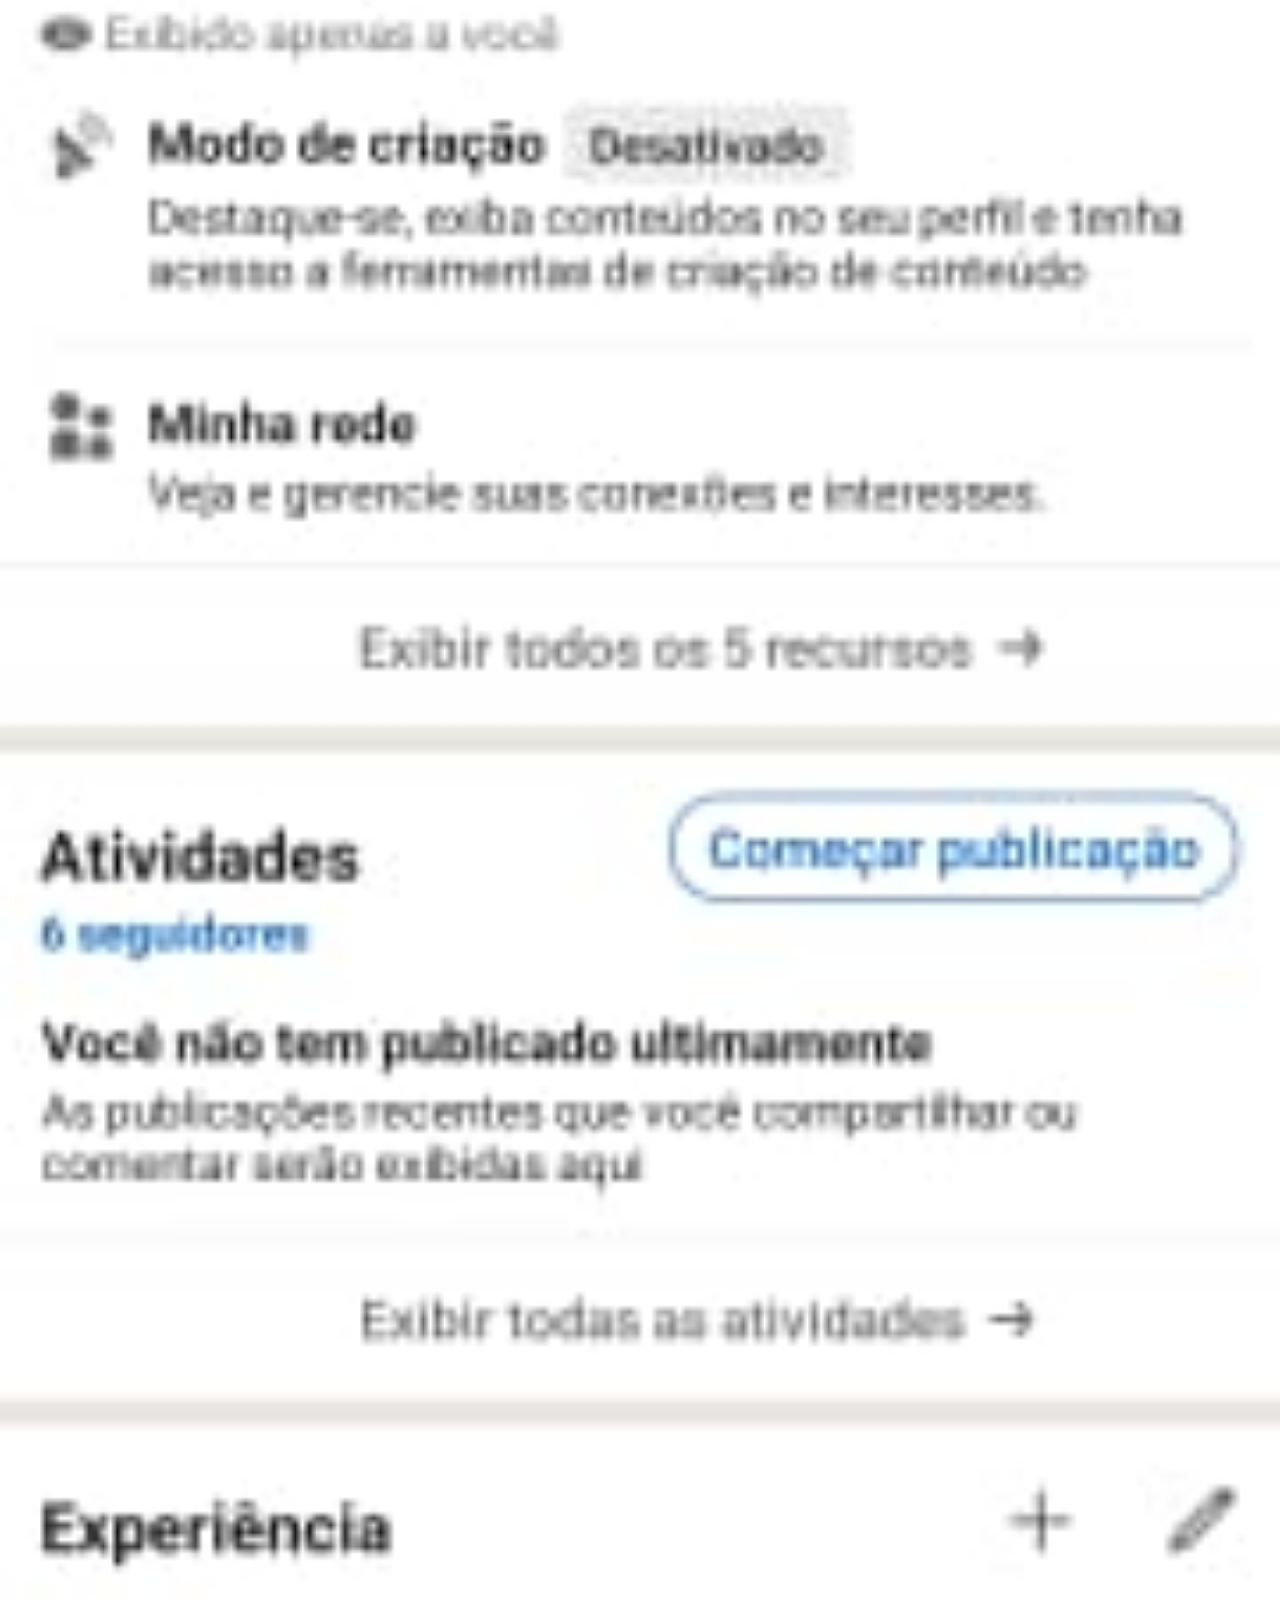
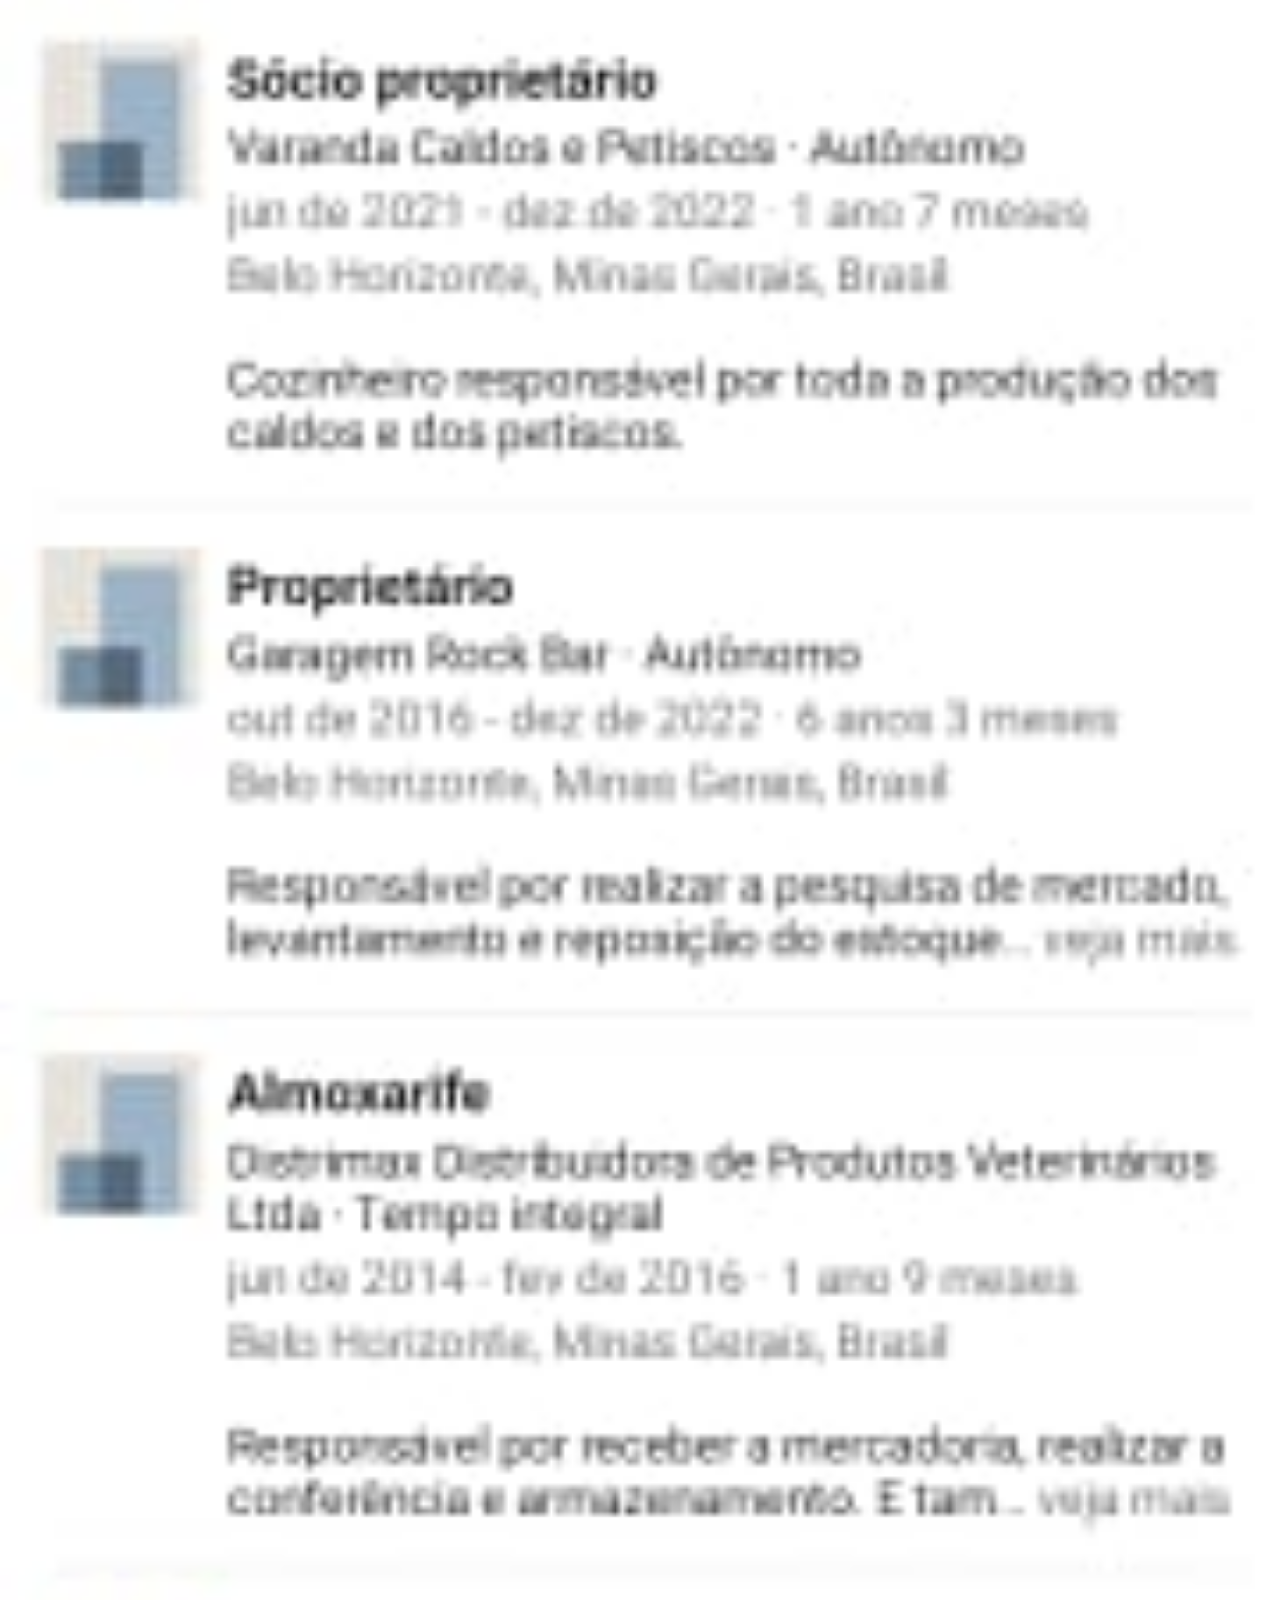
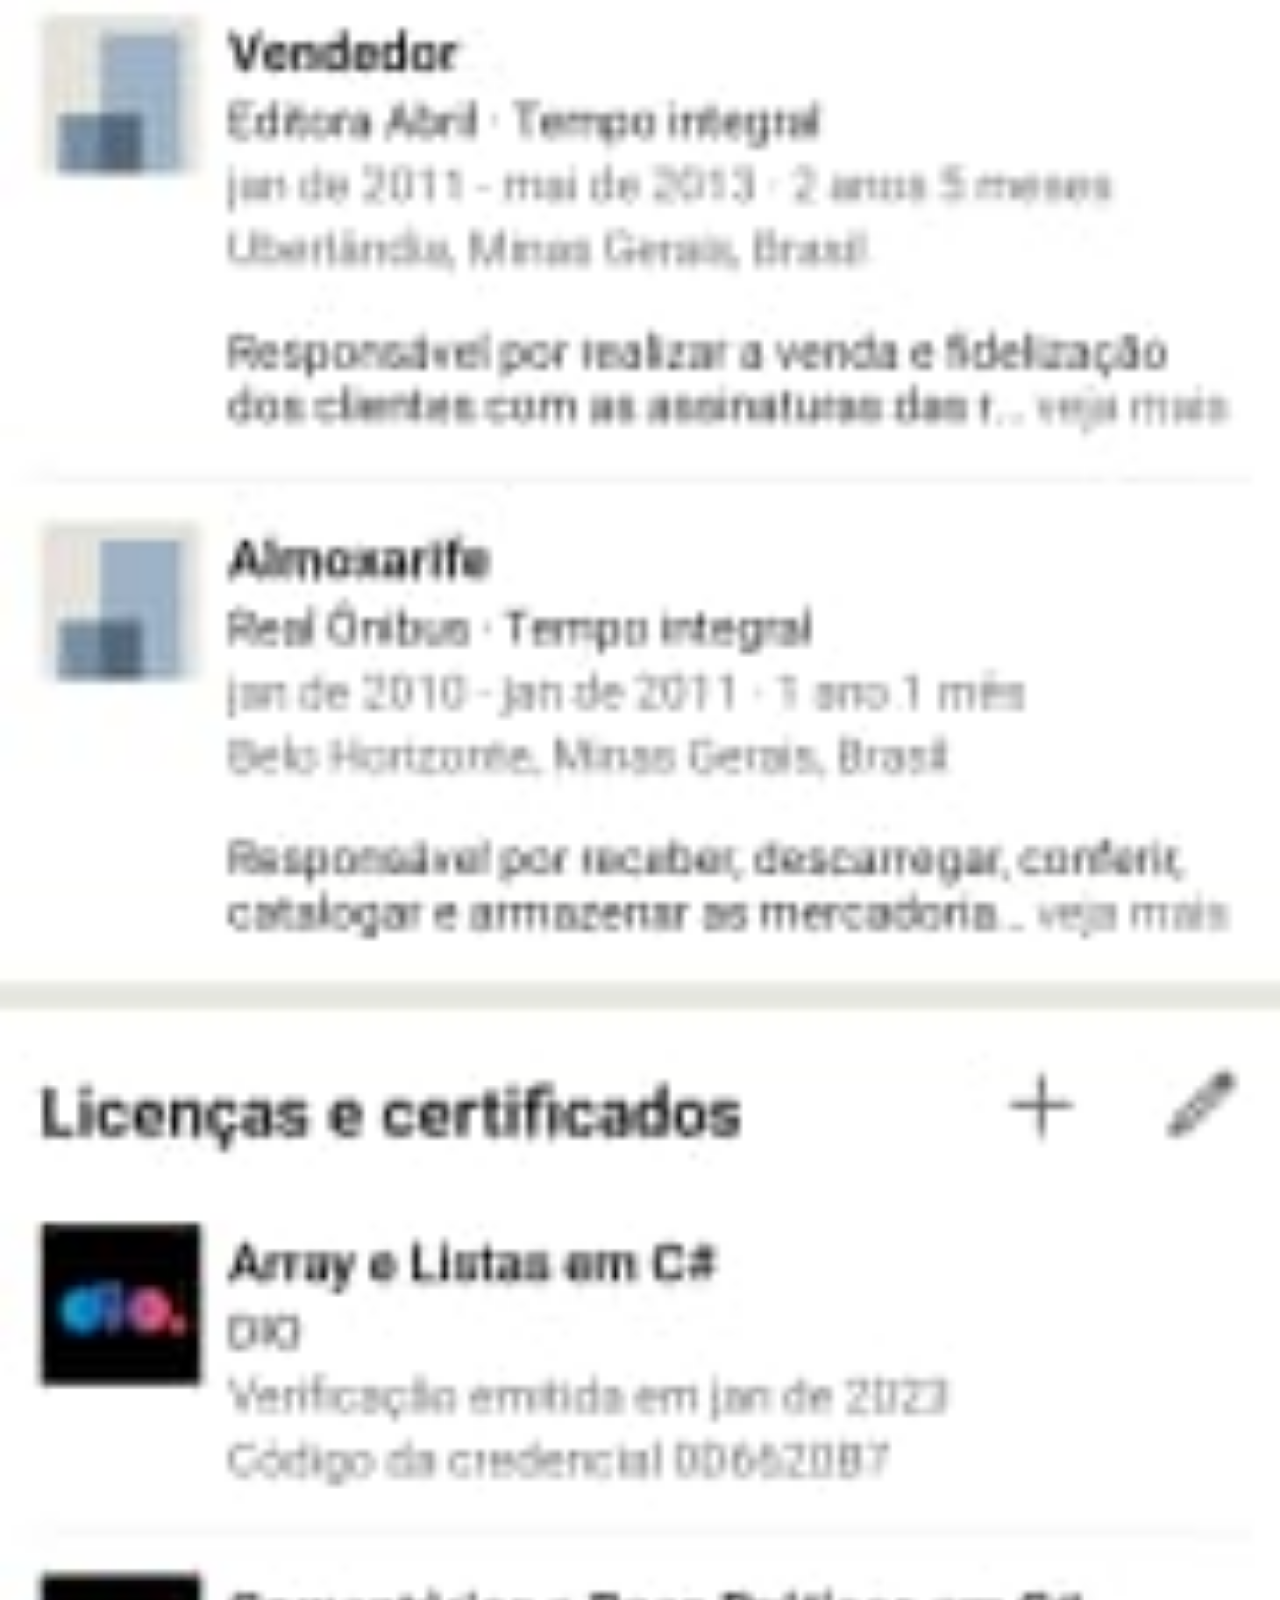
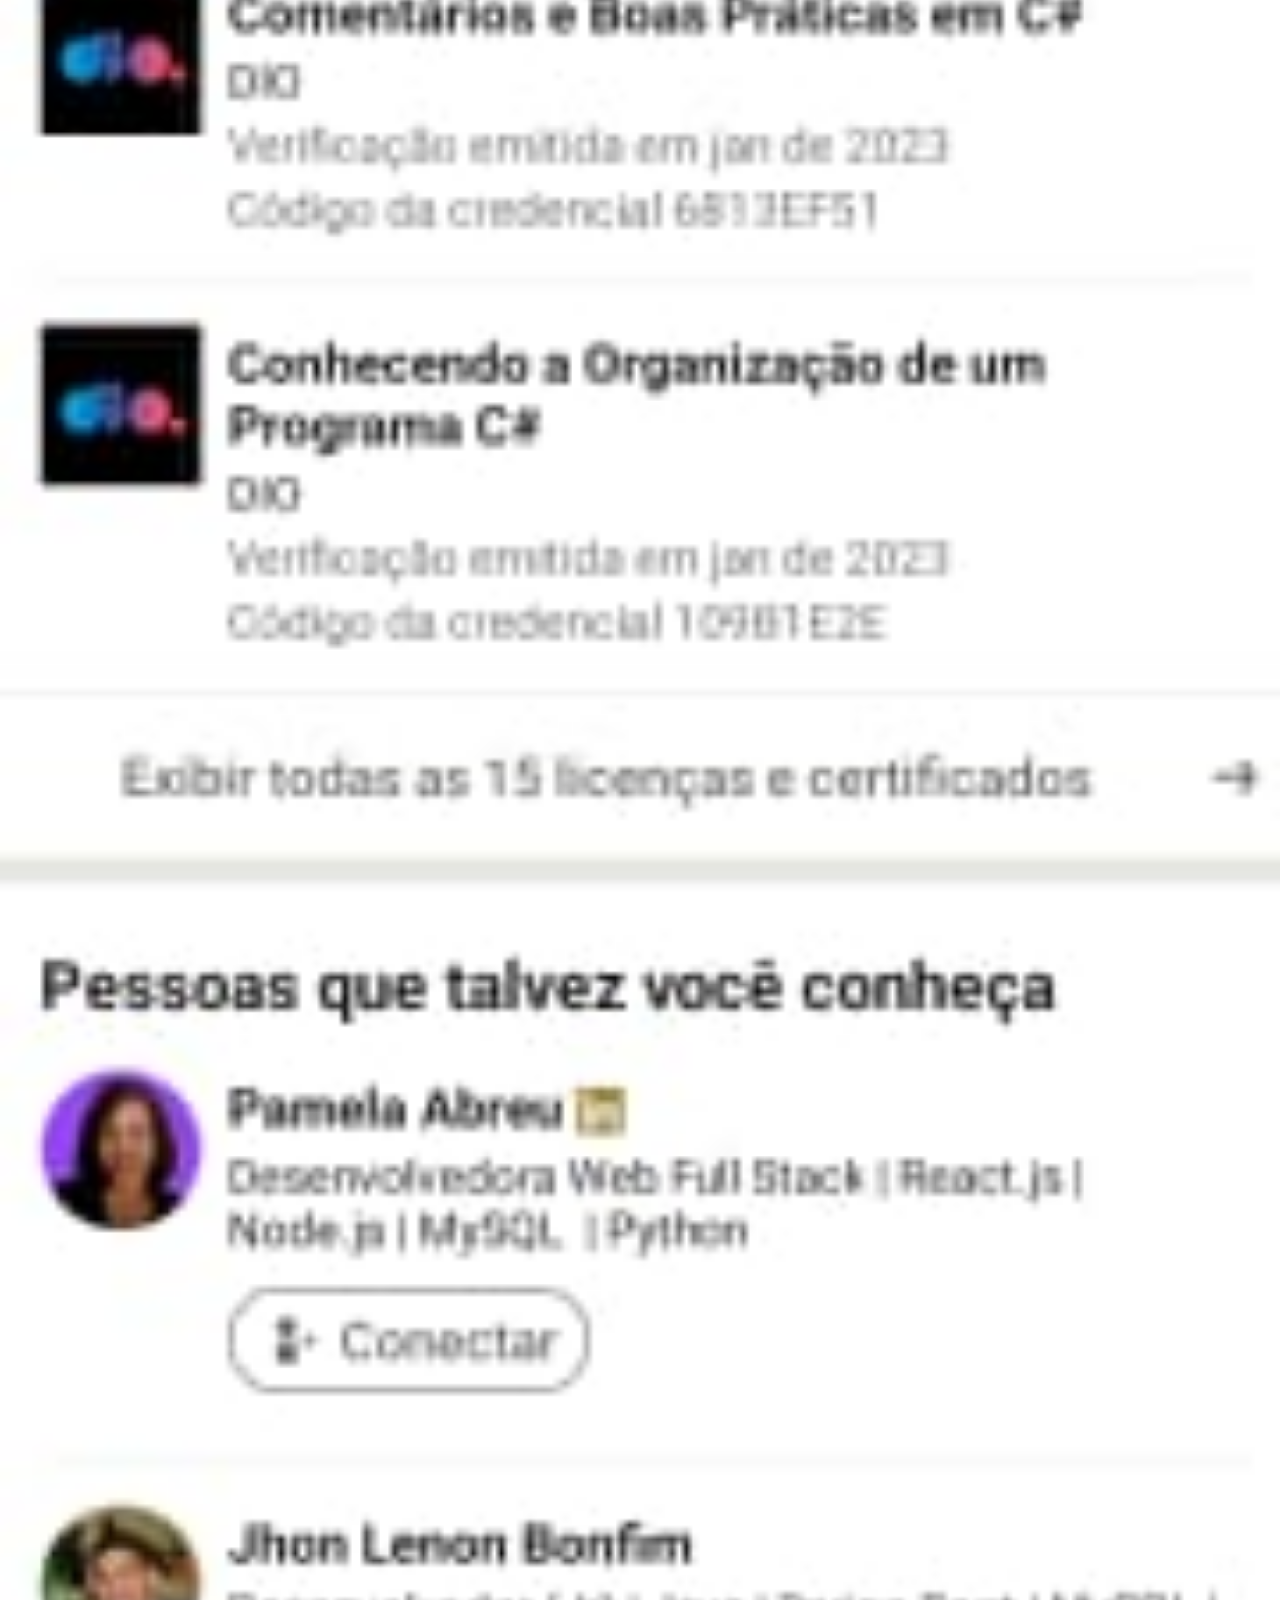
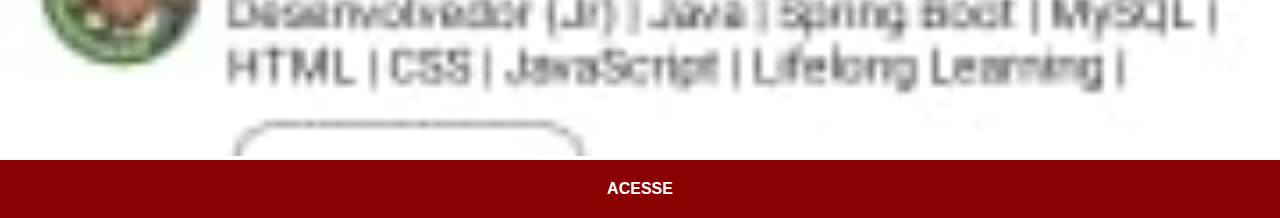
<file: linkedin.html>
<!DOCTYPE html>
<html lang="pt-br">
<head>
    <meta charset="UTF-8">
    <meta http-equiv="X-UA-Compatible" content="IE=edge">
    <meta name="viewport" content="width=device-width, initial-scale=1.0">
    <title>Linkedin</title>
    <link rel="stylesheet" href="estilos/social.css">
</head>
<body>
    <img src="imagens/tttela-linkedin.jpg" alt="Linkedin">
    <a href="https://www.linkedin.com/in/leandro-de-assis-neves/" target="_blank">ACESSE</a>
</body>
</html>
</file>
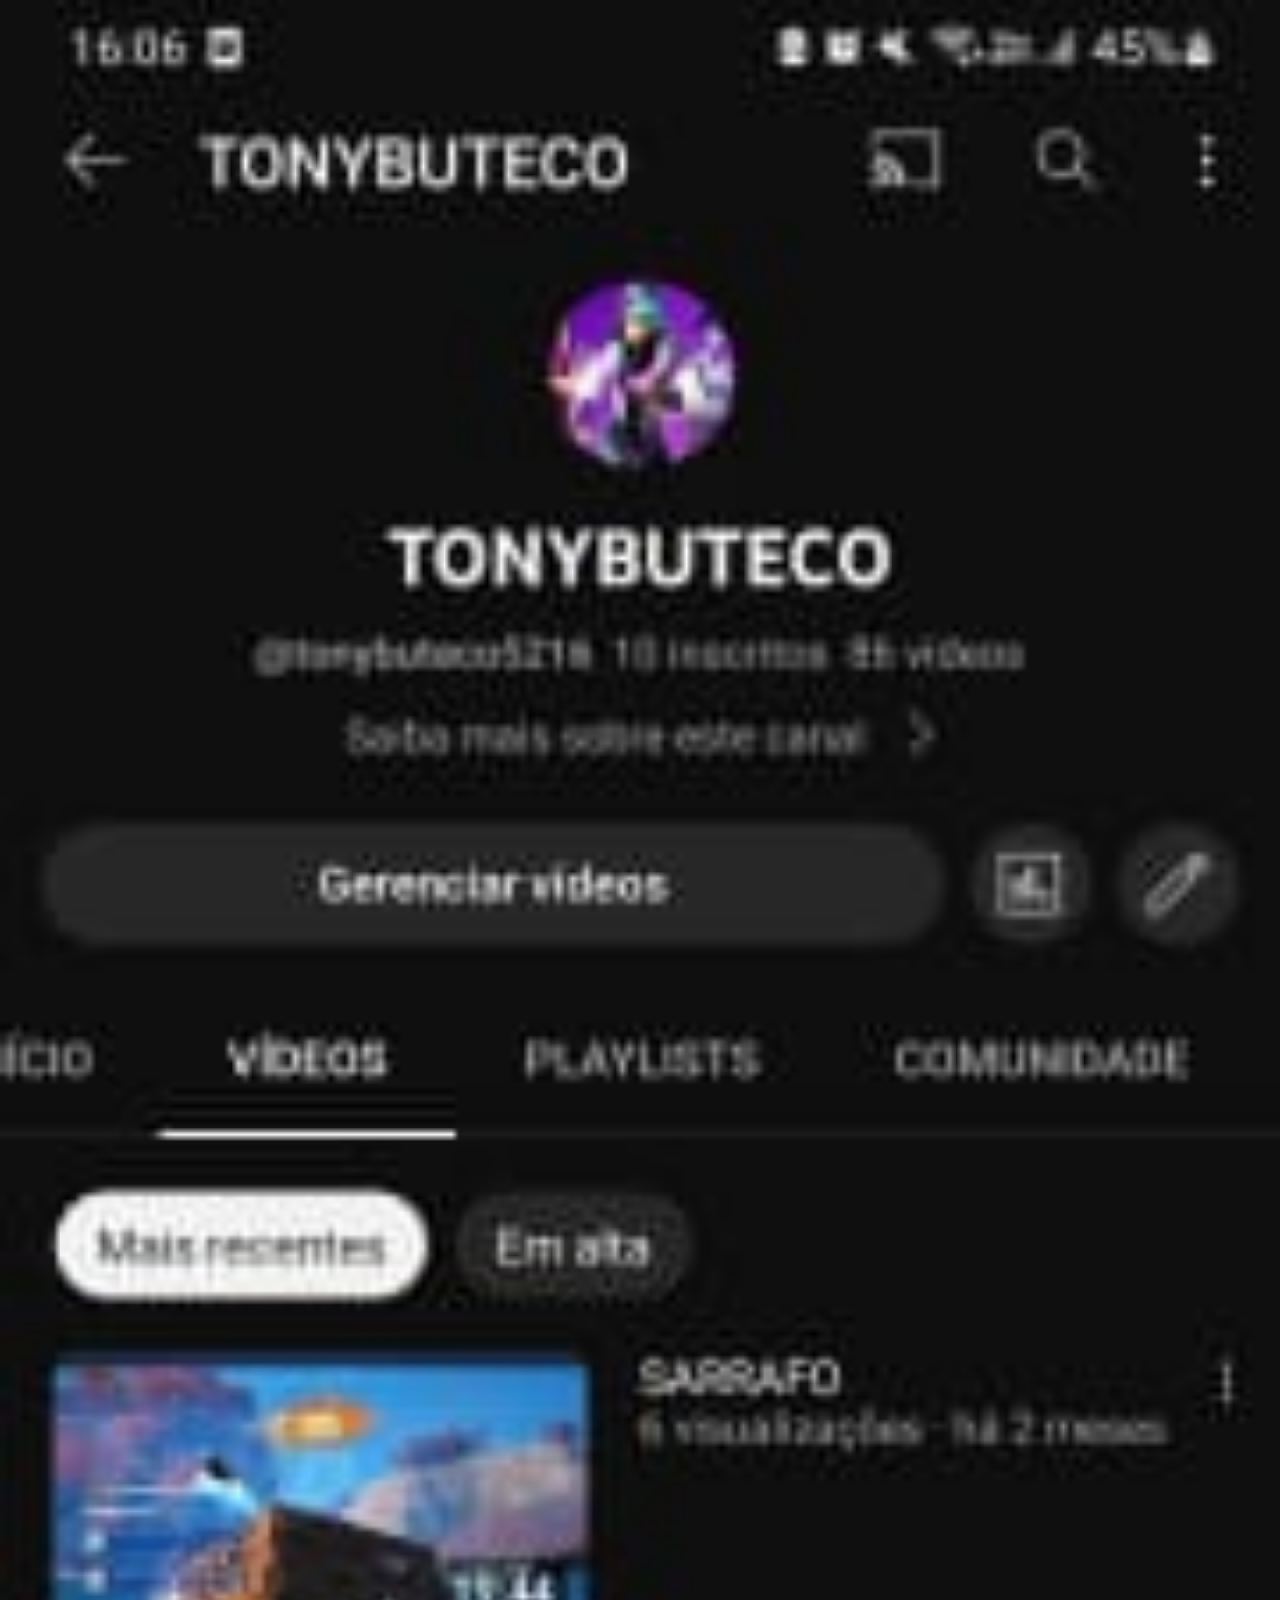
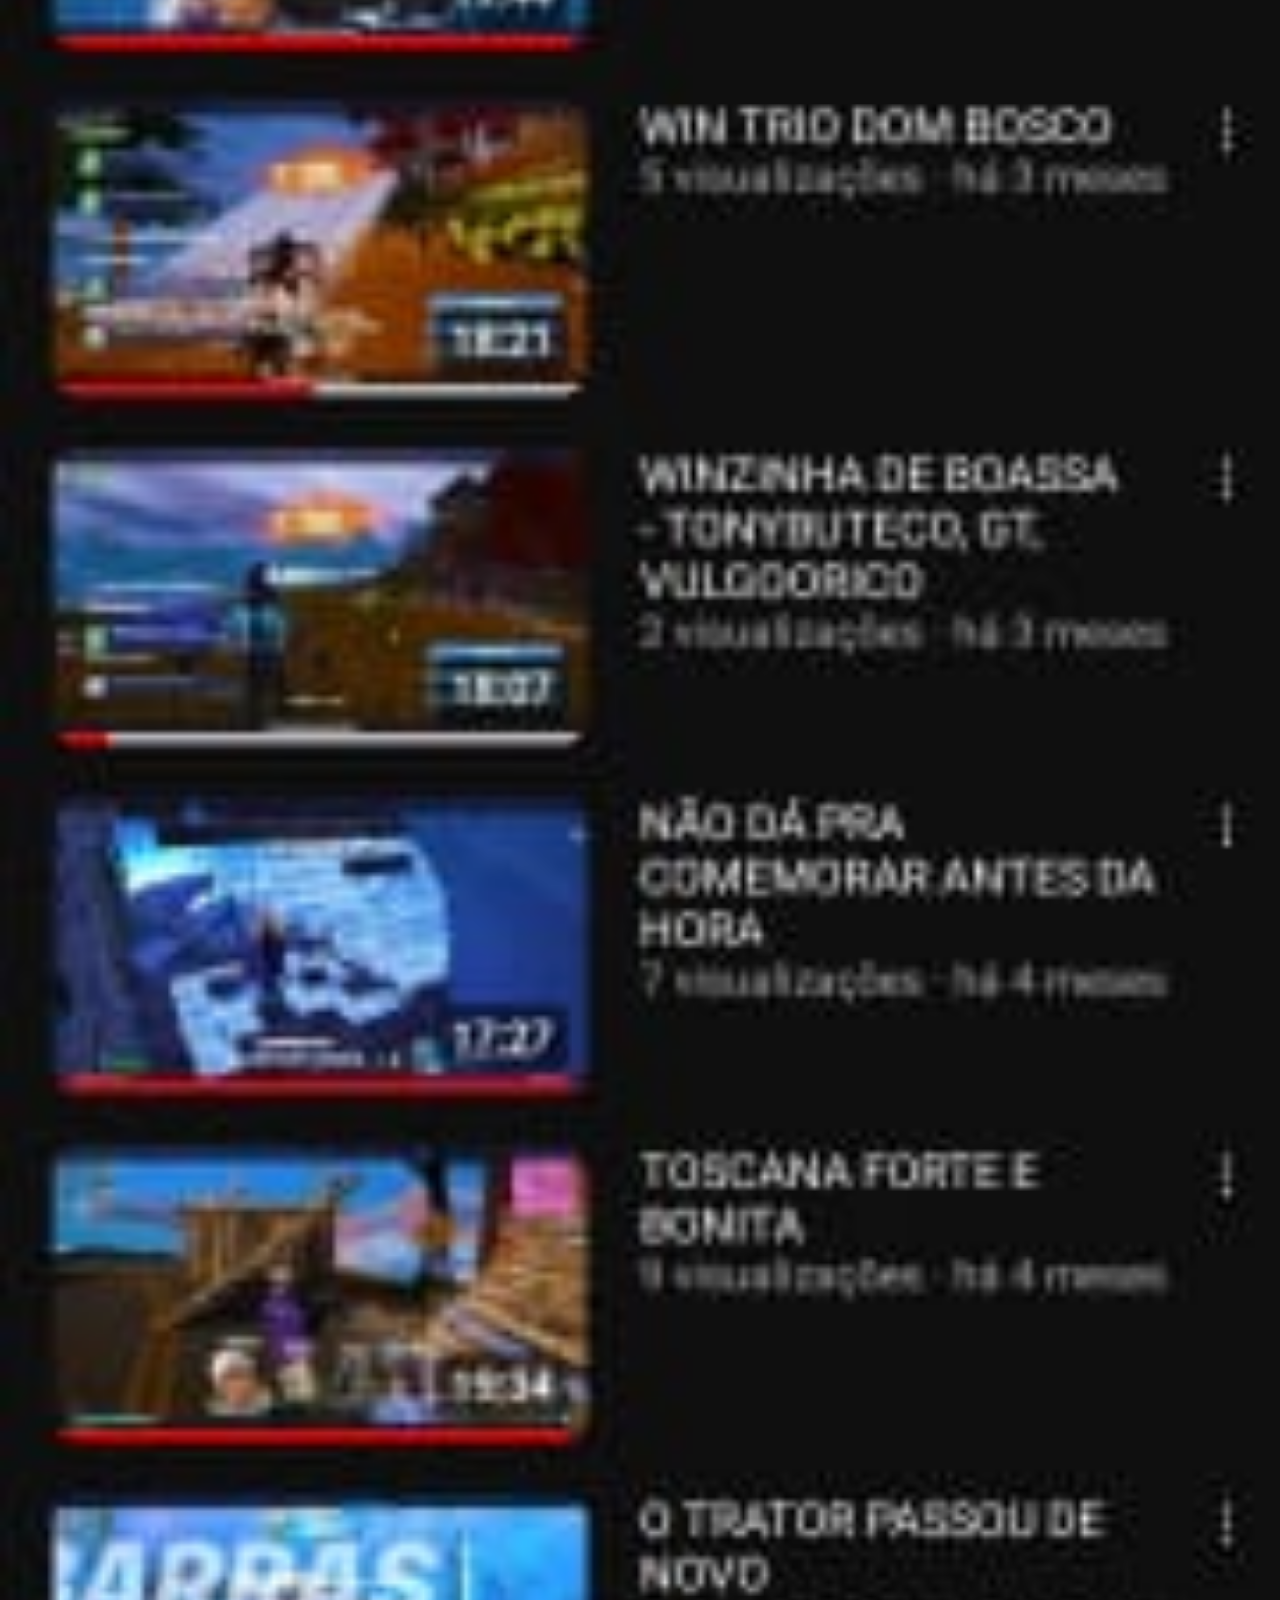
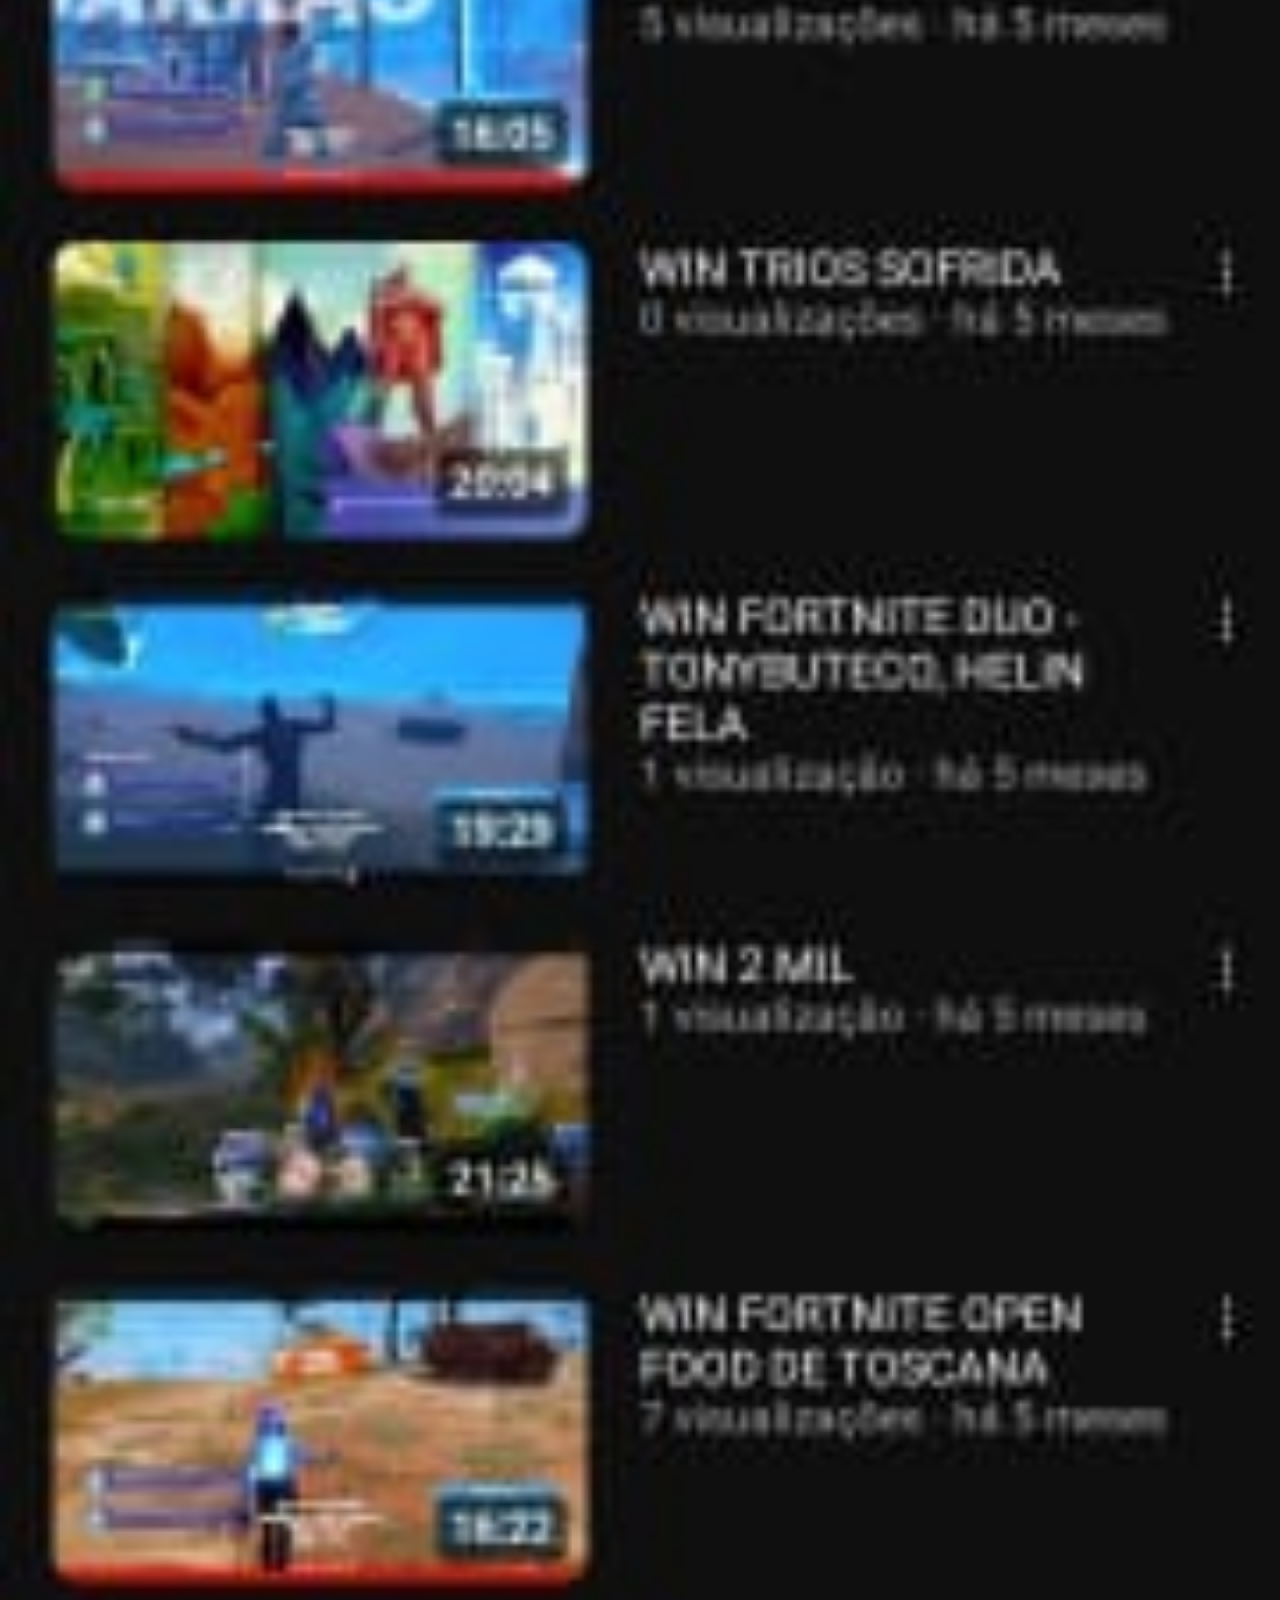
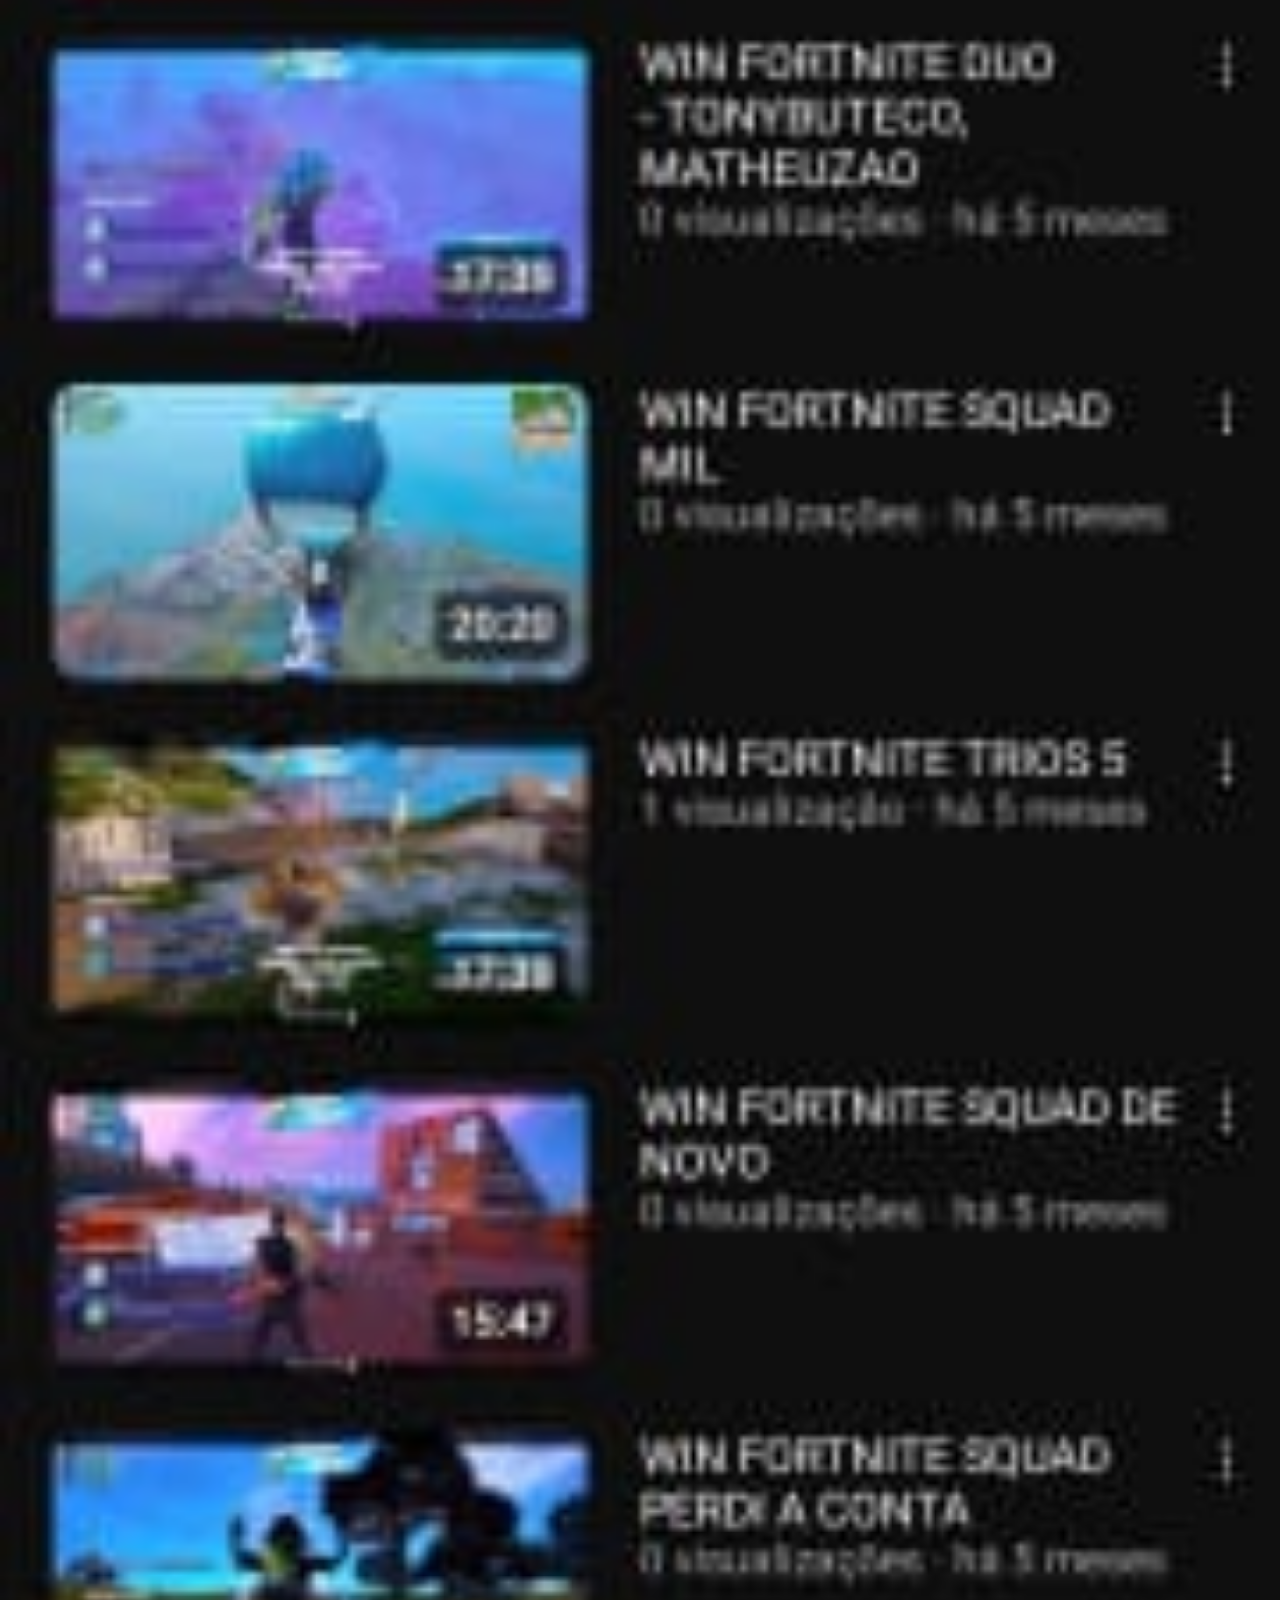
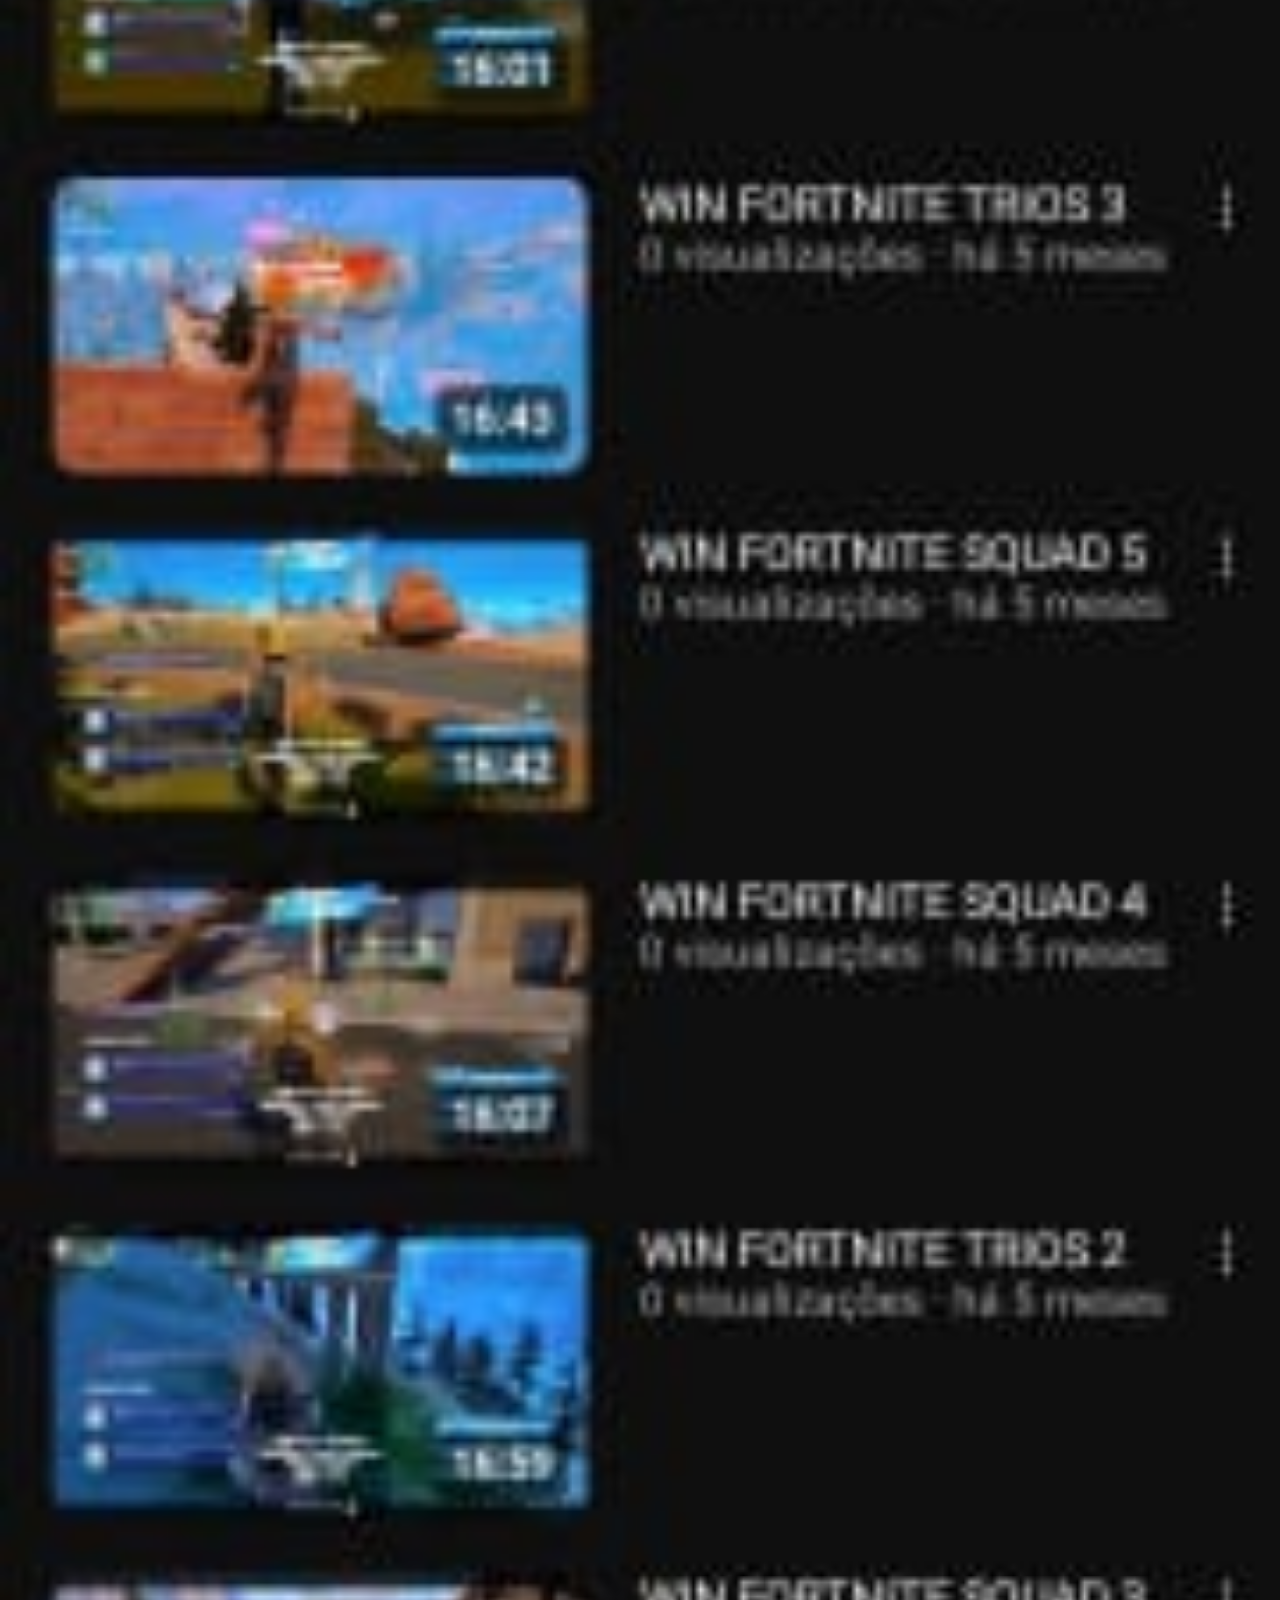
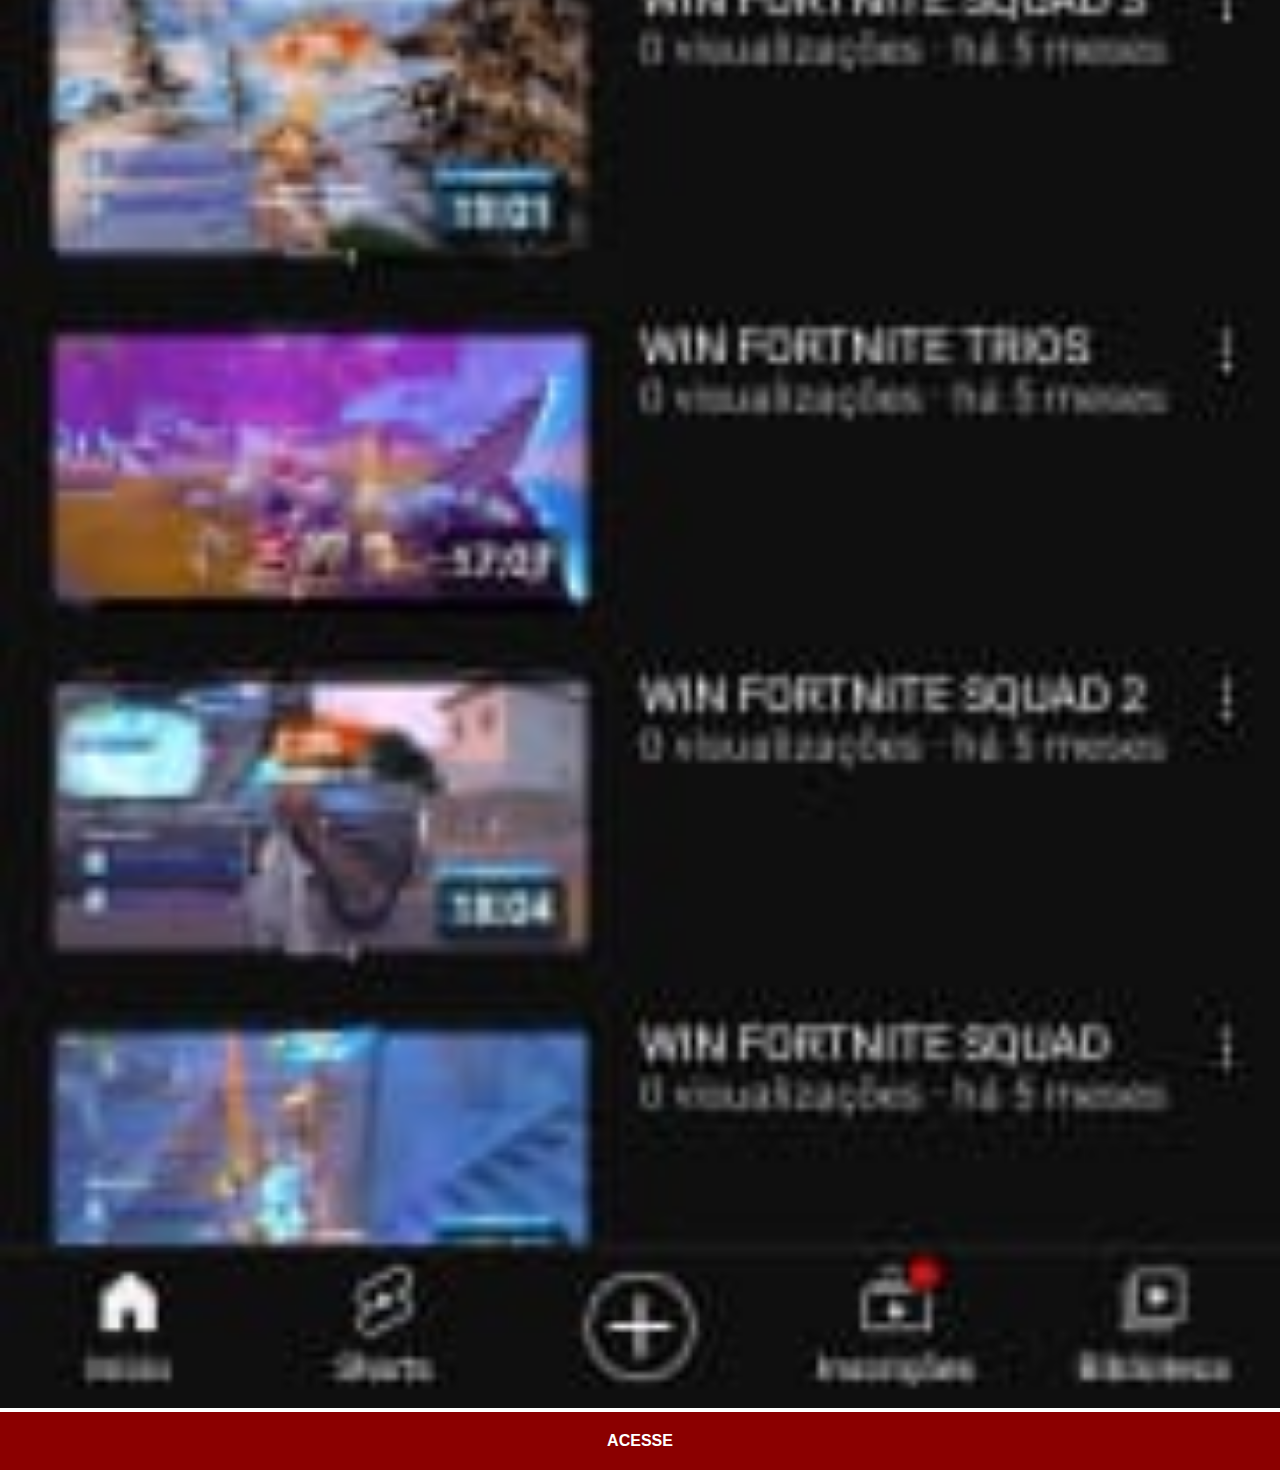
<file: youtube.html>
<!DOCTYPE html>
<html lang="pt-br">
<head>
    <meta charset="UTF-8">
    <meta http-equiv="X-UA-Compatible" content="IE=edge">
    <meta name="viewport" content="width=device-width, initial-scale=1.0">
    <title>Youtube</title>
    <link rel="stylesheet" href="estilos/social.css">
</head>
<body>
    <img src="imagens/tttela-youtube.jpg" alt="Youtube">
    <a href="https://www.youtube.com/@tonybuteco5216/videos" target="_blank">ACESSE</a>
</body>
</html>
</file>
<file: estilos/style.css>
@charset "UTF-8";

* {
    margin: 0px;
    padding: 0px;
    font-family: Arial, Helvetica, sans-serif;
}

html, body {
    height: 100vh;
    width: 100vw;
    
}

body {
    background: url('../imagens/fundo-madeira.jpg') no-repeat top center;
    background-size: cover;
    background-attachment: fixed;
}

main {
    height: 100vh;
    position: relative;
    
}

section#telefone {
    position: absolute;
    top: 50%;
    left: 50%;
    transform: translate(-50%, -50%);

    height: 627px;
    width: 311px;
    background: url('../imagens/frame-iphone.png') no-repeat;
}

iframe#tela {
    position: relative;
    top: 80px;
    left: 22px;
    width: 267px;
    height: 471px;
}

section#redes-sociais {
    text-align: right;
}

section#redes-sociais img {
    width: 50px;
    margin: 5px;
    border-radius: 50%;
    box-shadow: 2px 2px 5px rgba(0, 0, 0, 0.555);
    box-sizing: border-box;
}

section#redes-sociais img:hover {
    border: 2px solid rgba(255, 255, 255, 0.61);
    transform: translate(-3px, -3px);
    box-shadow: 5px 5px 10px rgba(0, 0, 0, 0.555);
    transition: transform .5s;
}
</file>
<file: estilos/social.css>
@charset "UTF-8";

* {
    margin: 0px;
    padding: 0px;
    font-family: Arial, Helvetica, sans-serif;
}

::-webkit-scrollbar {
    width: 0px;
    height: 0px;
}

img {
    width: 100vw;
}

a {
    display: block;
    background-color: darkred;
    color: white;
    padding: 20px;
    text-align: center;
    font-weight: bolder;
    text-decoration: none;
}
a:hover {
    background-color: red;
}
</file>
